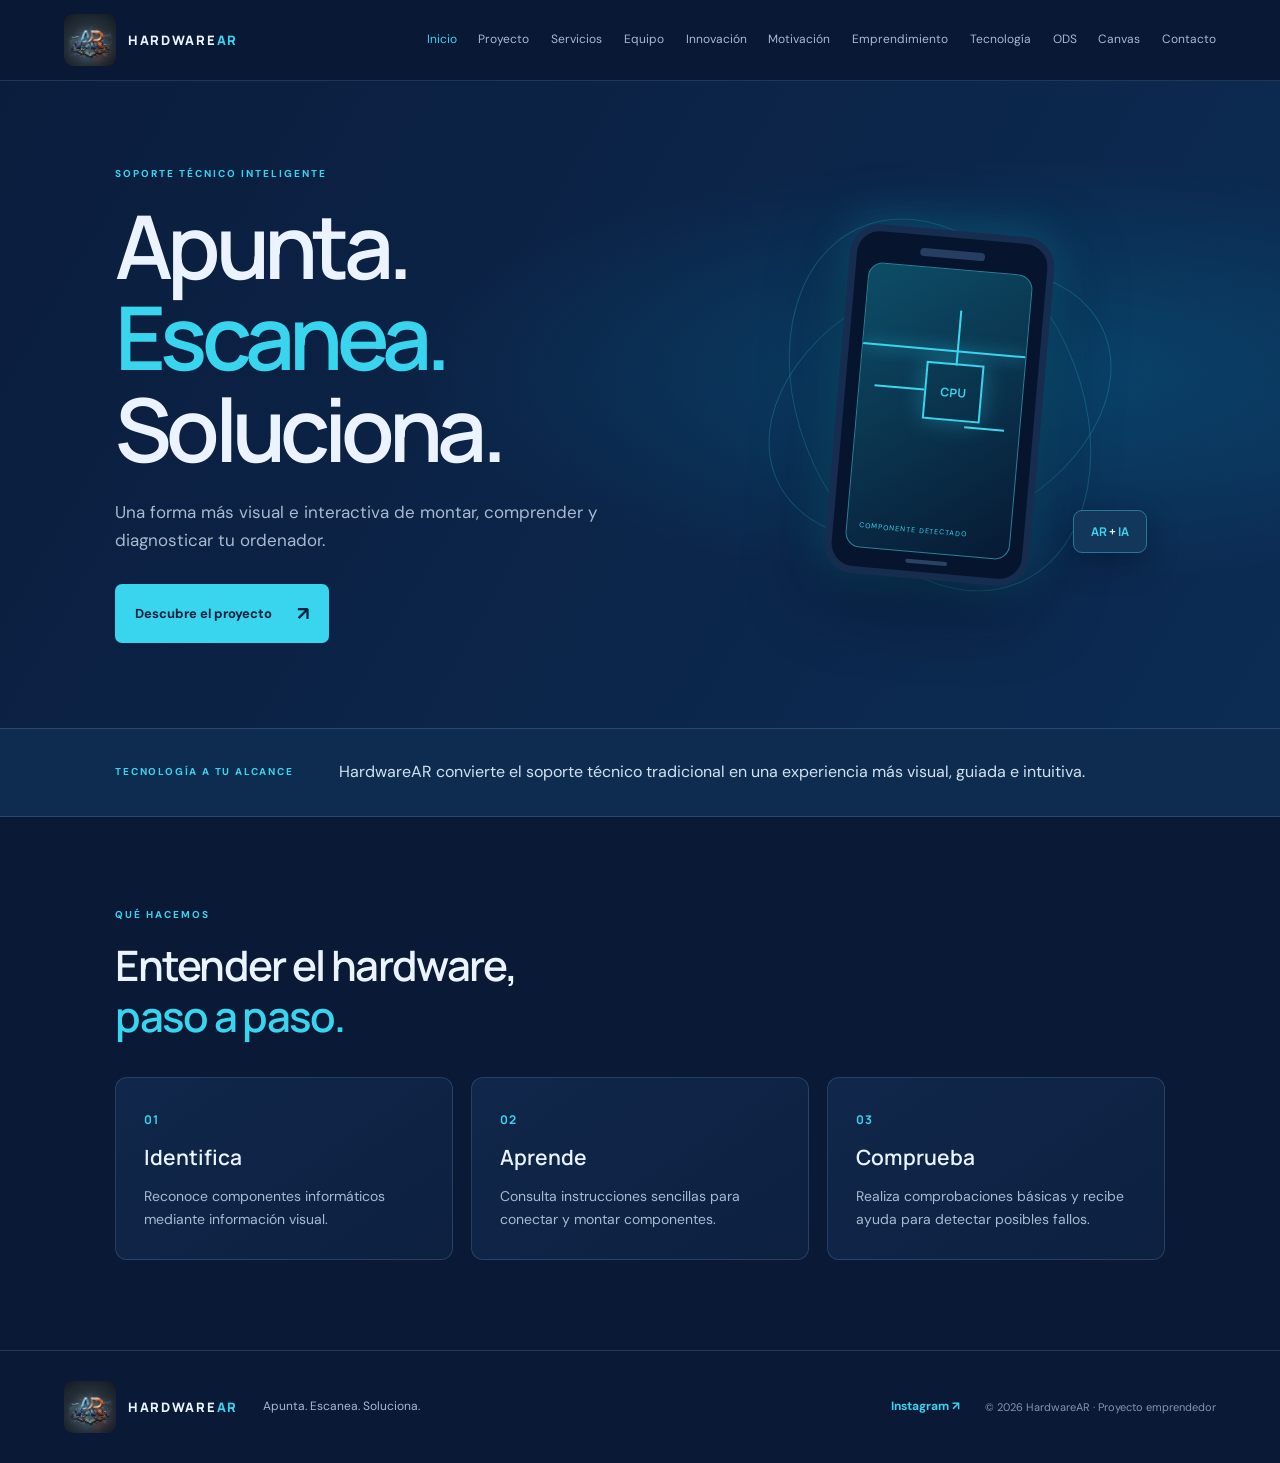
<file: index.html>
<!doctype html>
<html lang="es">
<head>
<meta charset="utf-8"><meta name="viewport" content="width=device-width, initial-scale=1">
<meta name="description" content="HardwareAR: soporte técnico inteligente con inteligencia artificial y realidad aumentada.">
<title>Inicio | HardwareAR</title><link rel="stylesheet" href="styles.css">
</head>
<body>
<header class="site-header"><a class="brand" href="index.html"><img class="brand-logo" src="assets/logo-hardwarear.webp" alt="Logo de HardwareAR"><span>HARDWARE<span class="brand-accent">AR</span></span></a>
<button class="menu-toggle" aria-label="Abrir menú" aria-expanded="false">☰</button>
<nav class="nav"><a href="index.html" aria-current="page">Inicio</a>
<a href="proyecto.html">Proyecto</a>
<a href="servicios.html">Servicios</a>
<a href="equipo.html">Equipo</a>
<a href="innovacion.html">Innovación</a>
<a href="motivacion.html">Motivación</a>
<a href="emprendimiento.html">Emprendimiento</a>
<a href="tecnologia.html">Tecnología</a>
<a href="ods.html">ODS</a>
<a href="canvas.html">Canvas</a>
<a href="contacto.html">Contacto</a></nav></header>
<main>
<section class="hero">
  <div class="hero-copy">
    <span class="eyebrow">SOPORTE TÉCNICO INTELIGENTE</span>
    <h1>Apunta.<br><span>Escanea.</span><br>Soluciona.</h1>
    <p>Una forma más visual e interactiva de montar, comprender y diagnosticar tu ordenador.</p>
    <a class="button" href="proyecto.html">Descubre el proyecto <span>↗</span></a>
  </div>
  <div class="hero-art" aria-label="Ilustración tecnológica de HardwareAR">
    <div class="orbit orbit-one"></div><div class="orbit orbit-two"></div>
    <div class="device"><div class="device-top"></div><div class="screen">
      <div class="scan-line"></div><div class="chip">CPU</div><div class="circuit c1"></div><div class="circuit c2"></div><div class="circuit c3"></div>
      <span class="scan-label">COMPONENTE DETECTADO</span>
    </div><div class="device-home"></div></div>
    <div class="float-tag">AR <b>+</b> IA</div>
  </div>
</section>
<section class="intro-strip">
  <span>TECNOLOGÍA A TU ALCANCE</span><p>HardwareAR convierte el soporte técnico tradicional en una experiencia más visual, guiada e intuitiva.</p>
</section>
<section class="section">
  <div class="section-heading"><span class="eyebrow">QUÉ HACEMOS</span><h2>Entender el hardware,<br><span>paso a paso.</span></h2></div>
  <div class="cards three">
    <article class="card"><span class="card-number">01</span><h3>Identifica</h3><p>Reconoce componentes informáticos mediante información visual.</p></article>
    <article class="card"><span class="card-number">02</span><h3>Aprende</h3><p>Consulta instrucciones sencillas para conectar y montar componentes.</p></article>
    <article class="card"><span class="card-number">03</span><h3>Comprueba</h3><p>Realiza comprobaciones básicas y recibe ayuda para detectar posibles fallos.</p></article>
  </div>
</section>
</main>
<footer class="footer"><a class="brand" href="index.html"><img class="brand-logo" src="assets/logo-hardwarear.webp" alt="Logo de HardwareAR"><span>HARDWARE<span class="brand-accent">AR</span></span></a><p>Apunta. Escanea. Soluciona.</p><a class="footer-instagram" href="https://www.instagram.com/hardwarear_/?hl=es" target="_blank" rel="noopener noreferrer">Instagram ↗</a><small>© 2026 HardwareAR · Proyecto emprendedor</small></footer>
<script src="script.js"></script>
</body></html>
</file>
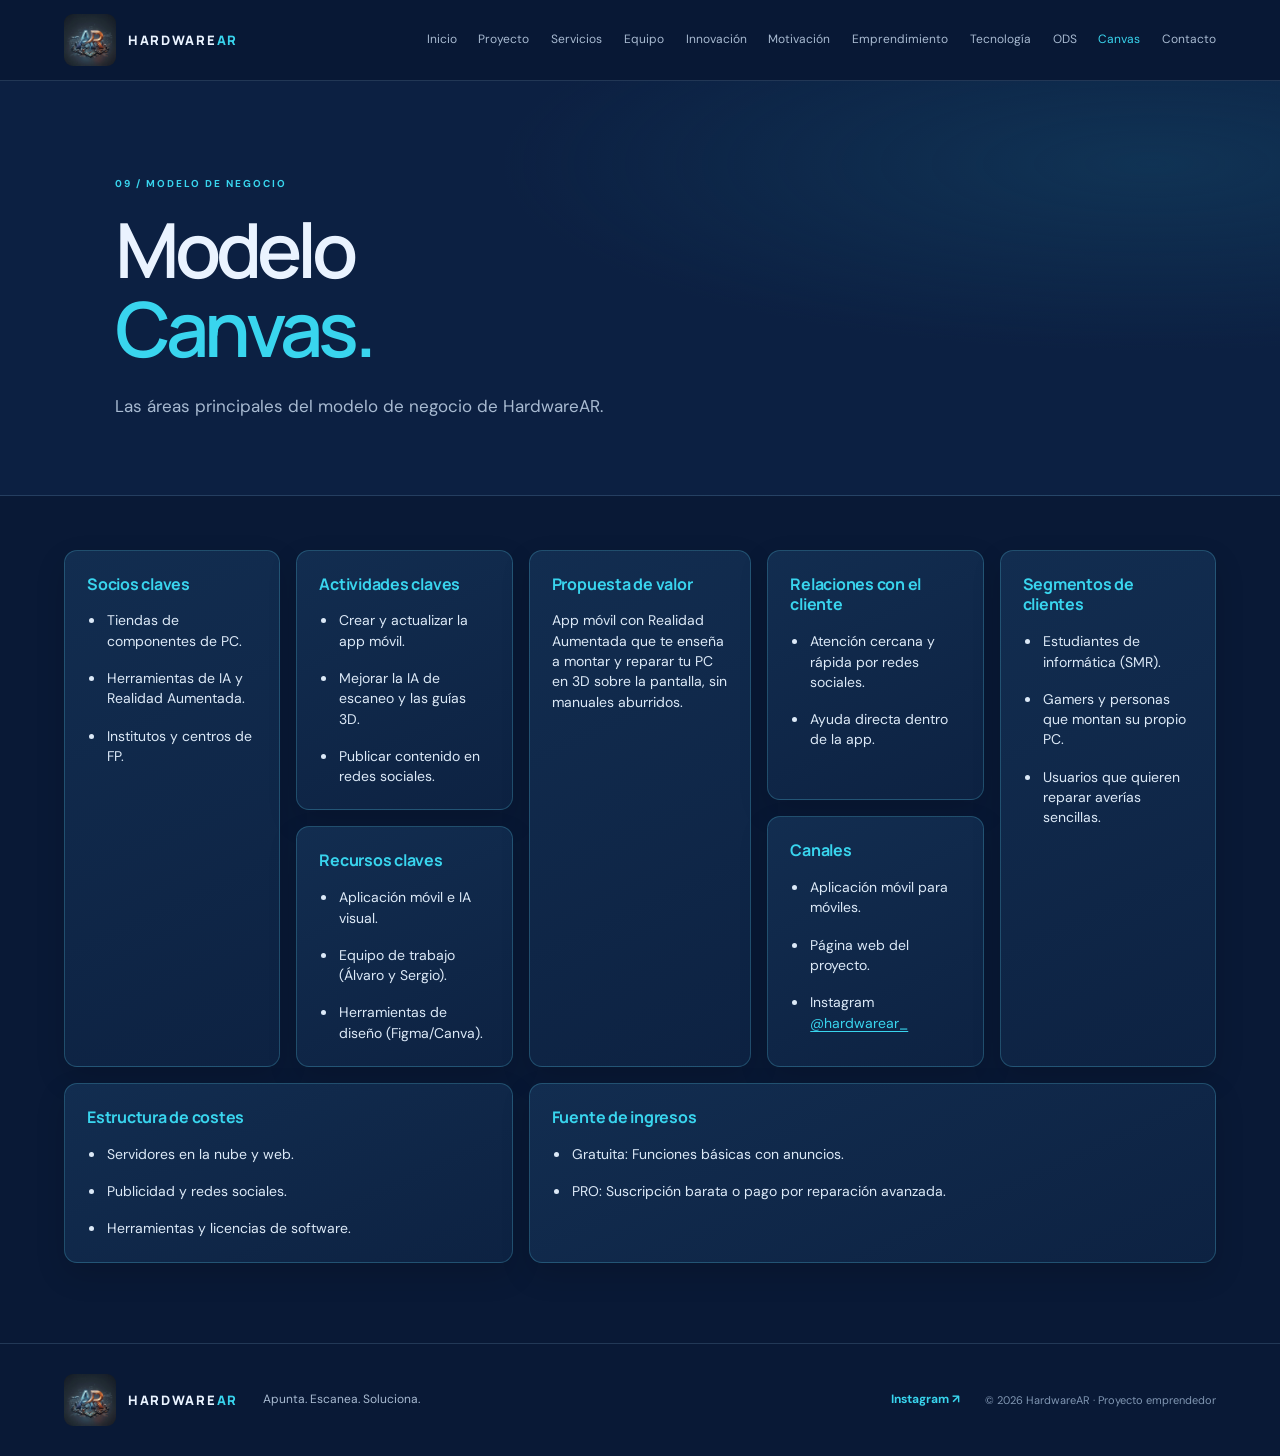
<file: canvas.html>
<!doctype html>
<html lang="es">
<head>
<meta charset="utf-8"><meta name="viewport" content="width=device-width, initial-scale=1">
<meta name="description" content="HardwareAR: soporte técnico inteligente con inteligencia artificial y realidad aumentada.">
<title>Modelo Canvas | HardwareAR</title><link rel="stylesheet" href="styles.css">
</head>
<body>
<header class="site-header"><a class="brand" href="index.html"><img class="brand-logo" src="assets/logo-hardwarear.webp" alt="Logo de HardwareAR"><span>HARDWARE<span class="brand-accent">AR</span></span></a>
<button class="menu-toggle" aria-label="Abrir menú" aria-expanded="false">☰</button>
<nav class="nav"><a href="index.html">Inicio</a>
<a href="proyecto.html">Proyecto</a>
<a href="servicios.html">Servicios</a>
<a href="equipo.html">Equipo</a>
<a href="innovacion.html">Innovación</a>
<a href="motivacion.html">Motivación</a>
<a href="emprendimiento.html">Emprendimiento</a>
<a href="tecnologia.html">Tecnología</a>
<a href="ods.html">ODS</a>
<a href="canvas.html" aria-current="page">Canvas</a>
<a href="contacto.html">Contacto</a></nav></header>
<main>
<header class="page-head"><span class="eyebrow">09 / MODELO DE NEGOCIO</span><h1>Modelo<br><span>Canvas.</span></h1><p>Las áreas principales del modelo de negocio de HardwareAR.</p></header>
<section class="canvas-section" aria-label="Modelo Canvas de HardwareAR">
  <div class="canvas-grid">
    <article class="canvas-card canvas-partners"><h2>Socios claves</h2><ul><li>Tiendas de componentes de PC.</li><li>Herramientas de IA y Realidad Aumentada.</li><li>Institutos y centros de FP.</li></ul></article>
    <div class="canvas-stack canvas-stack-activities">
      <article class="canvas-card canvas-activities"><h2>Actividades claves</h2><ul><li>Crear y actualizar la app móvil.</li><li>Mejorar la IA de escaneo y las guías 3D.</li><li>Publicar contenido en redes sociales.</li></ul></article>
      <article class="canvas-card canvas-resources"><h2>Recursos claves</h2><ul><li>Aplicación móvil e IA visual.</li><li>Equipo de trabajo (Álvaro y Sergio).</li><li>Herramientas de diseño (Figma/Canva).</li></ul></article>
    </div>
    <article class="canvas-card canvas-value"><h2>Propuesta de valor</h2><p>App móvil con Realidad Aumentada que te enseña a montar y reparar tu PC en 3D sobre la pantalla, sin manuales aburridos.</p></article>
    <div class="canvas-stack canvas-stack-customer">
      <article class="canvas-card canvas-relations"><h2>Relaciones con el cliente</h2><ul><li>Atención cercana y rápida por redes sociales.</li><li>Ayuda directa dentro de la app.</li></ul></article>
      <article class="canvas-card canvas-channels"><h2>Canales</h2><ul><li>Aplicación móvil para móviles.</li><li>Página web del proyecto.</li><li>Instagram <a href="https://www.instagram.com/hardwarear_/?hl=es" target="_blank" rel="noopener noreferrer">@hardwarear_</a></li></ul></article>
    </div>
    <article class="canvas-card canvas-segments"><h2>Segmentos de clientes</h2><ul><li>Estudiantes de informática (SMR).</li><li>Gamers y personas que montan su propio PC.</li><li>Usuarios que quieren reparar averías sencillas.</li></ul></article>
    <article class="canvas-card canvas-costs"><h2>Estructura de costes</h2><ul><li>Servidores en la nube y web.</li><li>Publicidad y redes sociales.</li><li>Herramientas y licencias de software.</li></ul></article>
    <article class="canvas-card canvas-income"><h2>Fuente de ingresos</h2><ul><li>Gratuita: Funciones básicas con anuncios.</li><li>PRO: Suscripción barata o pago por reparación avanzada.</li></ul></article>
  </div>
</section>
</main>
<footer class="footer"><a class="brand" href="index.html"><img class="brand-logo" src="assets/logo-hardwarear.webp" alt="Logo de HardwareAR"><span>HARDWARE<span class="brand-accent">AR</span></span></a><p>Apunta. Escanea. Soluciona.</p><a class="footer-instagram" href="https://www.instagram.com/hardwarear_/?hl=es" target="_blank" rel="noopener noreferrer">Instagram ↗</a><small>© 2026 HardwareAR · Proyecto emprendedor</small></footer>
<script src="script.js"></script>
</body></html>
</file>
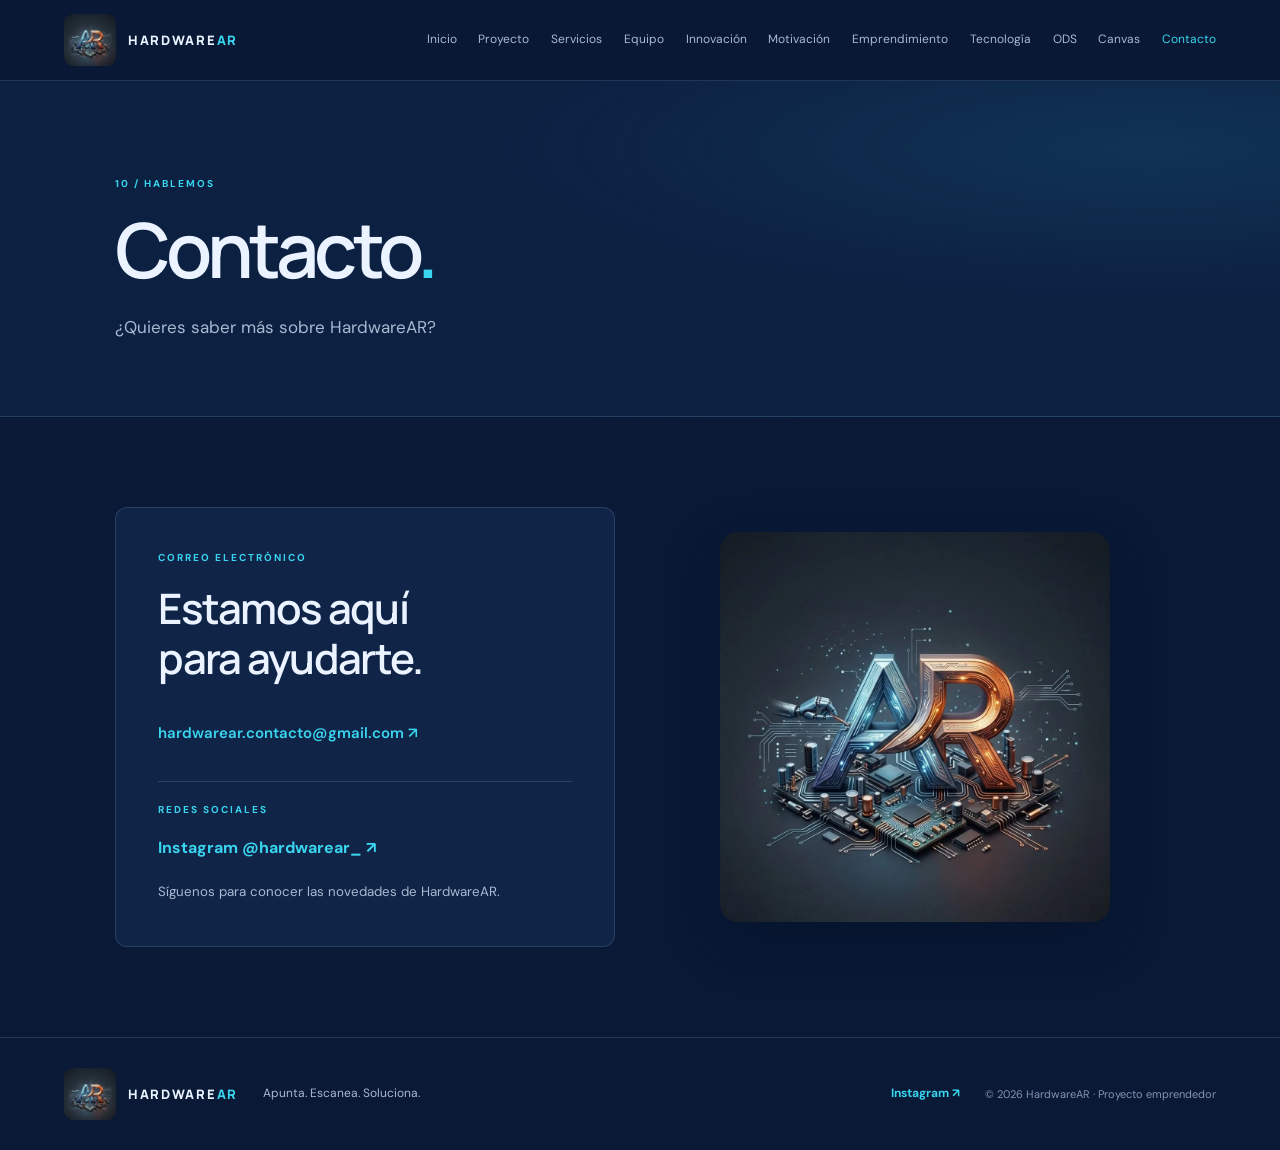
<file: contacto.html>
<!doctype html>
<html lang="es">
<head>
<meta charset="utf-8"><meta name="viewport" content="width=device-width, initial-scale=1">
<meta name="description" content="HardwareAR: soporte técnico inteligente con inteligencia artificial y realidad aumentada.">
<title>Contacto | HardwareAR</title><link rel="stylesheet" href="styles.css">
</head>
<body>
<header class="site-header"><a class="brand" href="index.html"><img class="brand-logo" src="assets/logo-hardwarear.webp" alt="Logo de HardwareAR"><span>HARDWARE<span class="brand-accent">AR</span></span></a>
<button class="menu-toggle" aria-label="Abrir menú" aria-expanded="false">☰</button>
<nav class="nav"><a href="index.html">Inicio</a>
<a href="proyecto.html">Proyecto</a>
<a href="servicios.html">Servicios</a>
<a href="equipo.html">Equipo</a>
<a href="innovacion.html">Innovación</a>
<a href="motivacion.html">Motivación</a>
<a href="emprendimiento.html">Emprendimiento</a>
<a href="tecnologia.html">Tecnología</a>
<a href="ods.html">ODS</a>
<a href="canvas.html">Canvas</a>
<a href="contacto.html" aria-current="page">Contacto</a></nav></header>
<main>
<header class="page-head"><span class="eyebrow">10 / HABLEMOS</span><h1>Contacto<span>.</span></h1><p>¿Quieres saber más sobre HardwareAR?</p></header>
<section class="section contact-layout"><div class="contact-card"><span class="eyebrow">CORREO ELECTRÓNICO</span><h2>Estamos aquí<br>para ayudarte.</h2><a class="email" href="mailto:hardwarear.contacto@gmail.com">hardwarear.contacto@gmail.com ↗</a><div class="contact-social"><span class="eyebrow">REDES SOCIALES</span><p><a class="instagram-link" href="https://www.instagram.com/hardwarear_/?hl=es" target="_blank" rel="noopener noreferrer">Instagram @hardwarear_ ↗</a></p><small>Síguenos para conocer las novedades de HardwareAR.</small></div></div><img class="contact-logo" src="assets/logo-hardwarear.webp" alt="Logo de HardwareAR"></section>
</main>
<footer class="footer"><a class="brand" href="index.html"><img class="brand-logo" src="assets/logo-hardwarear.webp" alt="Logo de HardwareAR"><span>HARDWARE<span class="brand-accent">AR</span></span></a><p>Apunta. Escanea. Soluciona.</p><a class="footer-instagram" href="https://www.instagram.com/hardwarear_/?hl=es" target="_blank" rel="noopener noreferrer">Instagram ↗</a><small>© 2026 HardwareAR · Proyecto emprendedor</small></footer>
<script src="script.js"></script>
</body></html>
</file>
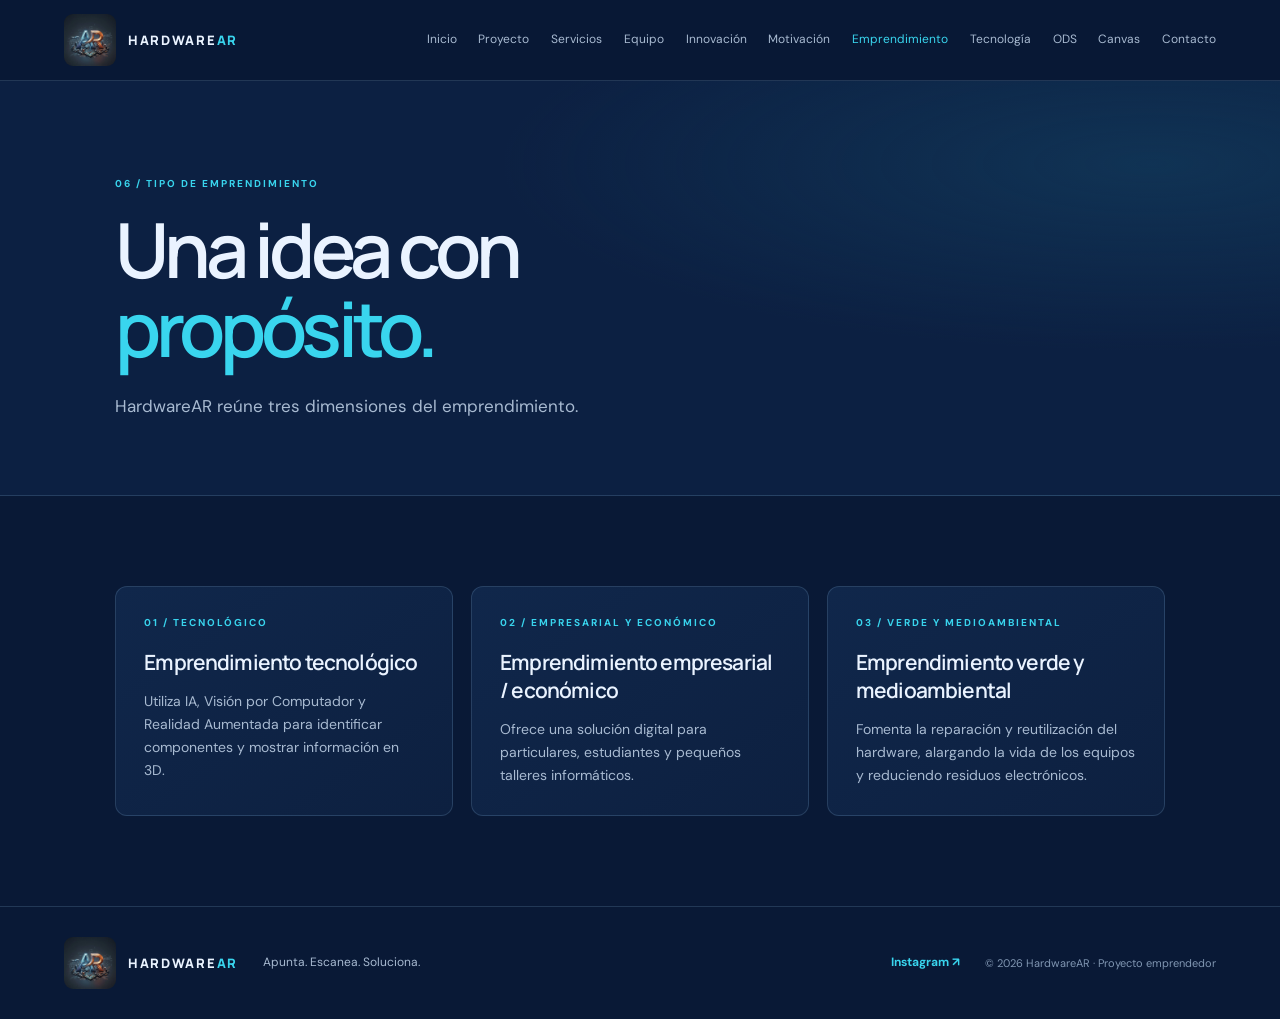
<file: emprendimiento.html>
<!doctype html>
<html lang="es">
<head>
<meta charset="utf-8"><meta name="viewport" content="width=device-width, initial-scale=1">
<meta name="description" content="HardwareAR: soporte técnico inteligente con inteligencia artificial y realidad aumentada.">
<title>Emprendimiento | HardwareAR</title><link rel="stylesheet" href="styles.css">
</head>
<body>
<header class="site-header"><a class="brand" href="index.html"><img class="brand-logo" src="assets/logo-hardwarear.webp" alt="Logo de HardwareAR"><span>HARDWARE<span class="brand-accent">AR</span></span></a>
<button class="menu-toggle" aria-label="Abrir menú" aria-expanded="false">☰</button>
<nav class="nav"><a href="index.html">Inicio</a>
<a href="proyecto.html">Proyecto</a>
<a href="servicios.html">Servicios</a>
<a href="equipo.html">Equipo</a>
<a href="innovacion.html">Innovación</a>
<a href="motivacion.html">Motivación</a>
<a href="emprendimiento.html" aria-current="page">Emprendimiento</a>
<a href="tecnologia.html">Tecnología</a>
<a href="ods.html">ODS</a>
<a href="canvas.html">Canvas</a>
<a href="contacto.html">Contacto</a></nav></header>
<main>
<header class="page-head"><span class="eyebrow">06 / TIPO DE EMPRENDIMIENTO</span><h1>Una idea con<br><span>propósito.</span></h1><p>HardwareAR reúne tres dimensiones del emprendimiento.</p></header>
<section class="section"><div class="cards three">
<article class="card"><span class="eyebrow">01 / TECNOLÓGICO</span><h2>Emprendimiento tecnológico</h2><p>Utiliza IA, Visión por Computador y Realidad Aumentada para identificar componentes y mostrar información en 3D.</p></article>
<article class="card"><span class="eyebrow">02 / EMPRESARIAL Y ECONÓMICO</span><h2>Emprendimiento empresarial / económico</h2><p>Ofrece una solución digital para particulares, estudiantes y pequeños talleres informáticos.</p></article>
<article class="card"><span class="eyebrow">03 / VERDE Y MEDIOAMBIENTAL</span><h2>Emprendimiento verde y medioambiental</h2><p>Fomenta la reparación y reutilización del hardware, alargando la vida de los equipos y reduciendo residuos electrónicos.</p></article>
</div></section></main>
<footer class="footer"><a class="brand" href="index.html"><img class="brand-logo" src="assets/logo-hardwarear.webp" alt="Logo de HardwareAR"><span>HARDWARE<span class="brand-accent">AR</span></span></a><p>Apunta. Escanea. Soluciona.</p><a class="footer-instagram" href="https://www.instagram.com/hardwarear_/?hl=es" target="_blank" rel="noopener noreferrer">Instagram ↗</a><small>© 2026 HardwareAR · Proyecto emprendedor</small></footer>
<script src="script.js"></script>
</body></html>
</file>
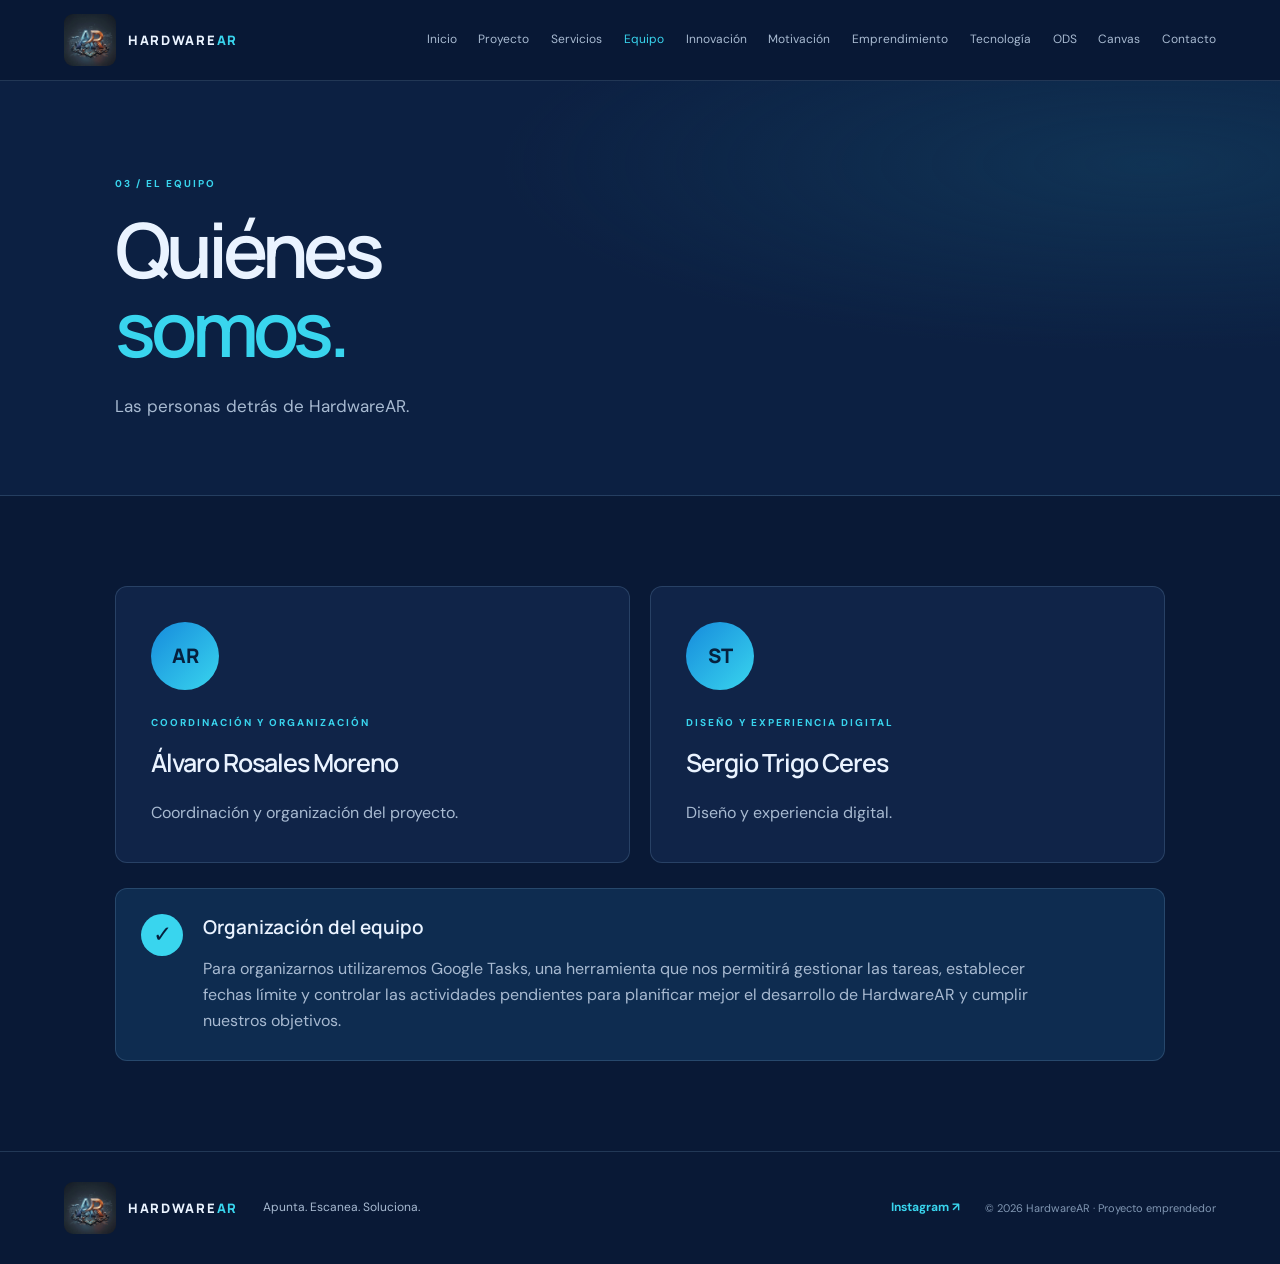
<file: equipo.html>
<!doctype html>
<html lang="es">
<head>
<meta charset="utf-8"><meta name="viewport" content="width=device-width, initial-scale=1">
<meta name="description" content="HardwareAR: soporte técnico inteligente con inteligencia artificial y realidad aumentada.">
<title>Quiénes somos | HardwareAR</title><link rel="stylesheet" href="styles.css">
</head>
<body>
<header class="site-header"><a class="brand" href="index.html"><img class="brand-logo" src="assets/logo-hardwarear.webp" alt="Logo de HardwareAR"><span>HARDWARE<span class="brand-accent">AR</span></span></a>
<button class="menu-toggle" aria-label="Abrir menú" aria-expanded="false">☰</button>
<nav class="nav"><a href="index.html">Inicio</a>
<a href="proyecto.html">Proyecto</a>
<a href="servicios.html">Servicios</a>
<a href="equipo.html" aria-current="page">Equipo</a>
<a href="innovacion.html">Innovación</a>
<a href="motivacion.html">Motivación</a>
<a href="emprendimiento.html">Emprendimiento</a>
<a href="tecnologia.html">Tecnología</a>
<a href="ods.html">ODS</a>
<a href="canvas.html">Canvas</a>
<a href="contacto.html">Contacto</a></nav></header>
<main>
<header class="page-head"><span class="eyebrow">03 / EL EQUIPO</span><h1>Quiénes<br><span>somos.</span></h1><p>Las personas detrás de HardwareAR.</p></header>
<section class="section"><div class="team-grid">
<article class="team-card"><div class="avatar">AR</div><span class="eyebrow">COORDINACIÓN Y ORGANIZACIÓN</span><h2>Álvaro Rosales Moreno</h2><p>Coordinación y organización del proyecto.</p></article>
<article class="team-card"><div class="avatar">ST</div><span class="eyebrow">DISEÑO Y EXPERIENCIA DIGITAL</span><h2>Sergio Trigo Ceres</h2><p>Diseño y experiencia digital.</p></article>
</div>
<div class="tool-note"><span class="tool-icon">✓</span><div><h3>Organización del equipo</h3><p>Para organizarnos utilizaremos Google Tasks, una herramienta que nos permitirá gestionar las tareas, establecer fechas límite y controlar las actividades pendientes para planificar mejor el desarrollo de HardwareAR y cumplir nuestros objetivos.</p></div></div></section>
</main>
<footer class="footer"><a class="brand" href="index.html"><img class="brand-logo" src="assets/logo-hardwarear.webp" alt="Logo de HardwareAR"><span>HARDWARE<span class="brand-accent">AR</span></span></a><p>Apunta. Escanea. Soluciona.</p><a class="footer-instagram" href="https://www.instagram.com/hardwarear_/?hl=es" target="_blank" rel="noopener noreferrer">Instagram ↗</a><small>© 2026 HardwareAR · Proyecto emprendedor</small></footer>
<script src="script.js"></script>
</body></html>
</file>
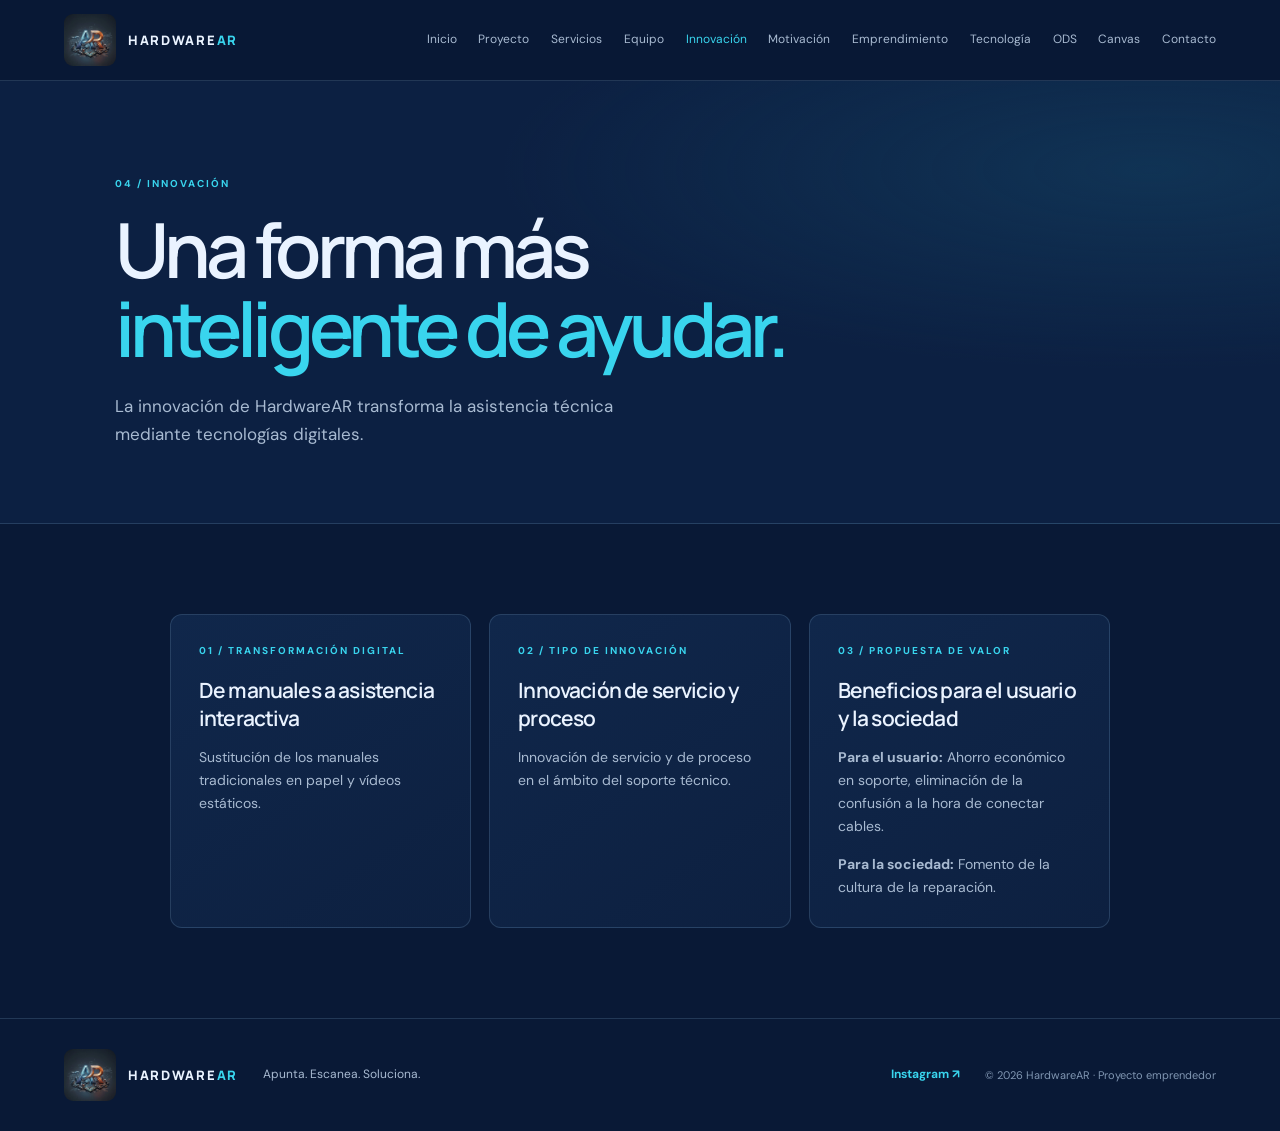
<file: innovacion.html>
<!doctype html>
<html lang="es">
<head>
<meta charset="utf-8"><meta name="viewport" content="width=device-width, initial-scale=1">
<meta name="description" content="HardwareAR: soporte técnico inteligente con inteligencia artificial y realidad aumentada.">
<title>Innovación | HardwareAR</title><link rel="stylesheet" href="styles.css">
</head>
<body>
<header class="site-header"><a class="brand" href="index.html"><img class="brand-logo" src="assets/logo-hardwarear.webp" alt="Logo de HardwareAR"><span>HARDWARE<span class="brand-accent">AR</span></span></a>
<button class="menu-toggle" aria-label="Abrir menú" aria-expanded="false">☰</button>
<nav class="nav"><a href="index.html">Inicio</a>
<a href="proyecto.html">Proyecto</a>
<a href="servicios.html">Servicios</a>
<a href="equipo.html">Equipo</a>
<a href="innovacion.html" aria-current="page">Innovación</a>
<a href="motivacion.html">Motivación</a>
<a href="emprendimiento.html">Emprendimiento</a>
<a href="tecnologia.html">Tecnología</a>
<a href="ods.html">ODS</a>
<a href="canvas.html">Canvas</a>
<a href="contacto.html">Contacto</a></nav></header>
<main>
<header class="page-head"><span class="eyebrow">04 / INNOVACIÓN</span><h1>Una forma más<br><span>inteligente de ayudar.</span></h1><p>La innovación de HardwareAR transforma la asistencia técnica mediante tecnologías digitales.</p></header>
<section class="section narrow">
<div class="cards three">
<article class="card"><span class="eyebrow">01 / TRANSFORMACIÓN DIGITAL</span><h2>De manuales a asistencia interactiva</h2><p>Sustitución de los manuales tradicionales en papel y vídeos estáticos.</p></article>
<article class="card"><span class="eyebrow">02 / TIPO DE INNOVACIÓN</span><h2>Innovación de servicio y proceso</h2><p>Innovación de servicio y de proceso en el ámbito del soporte técnico.</p></article>
<article class="card"><span class="eyebrow">03 / PROPUESTA DE VALOR</span><h2>Beneficios para el usuario y la sociedad</h2><p><b>Para el usuario:</b> Ahorro económico en soporte, eliminación de la confusión a la hora de conectar cables.</p><p><b>Para la sociedad:</b> Fomento de la cultura de la reparación.</p></article>
</div></section></main>
<footer class="footer"><a class="brand" href="index.html"><img class="brand-logo" src="assets/logo-hardwarear.webp" alt="Logo de HardwareAR"><span>HARDWARE<span class="brand-accent">AR</span></span></a><p>Apunta. Escanea. Soluciona.</p><a class="footer-instagram" href="https://www.instagram.com/hardwarear_/?hl=es" target="_blank" rel="noopener noreferrer">Instagram ↗</a><small>© 2026 HardwareAR · Proyecto emprendedor</small></footer>
<script src="script.js"></script>
</body></html>
</file>
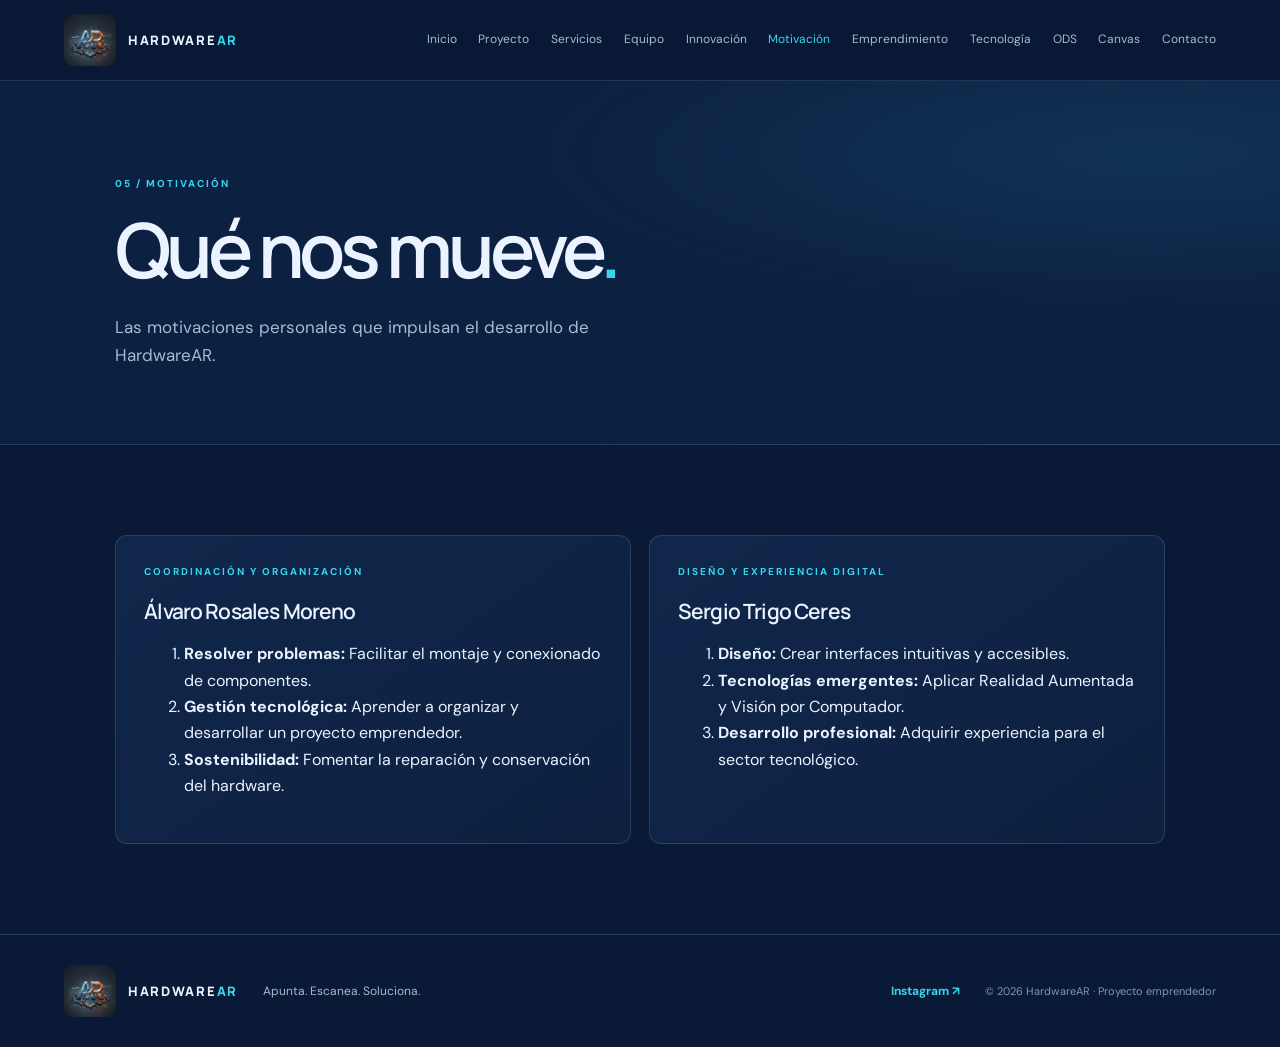
<file: motivacion.html>
<!doctype html>
<html lang="es">
<head>
<meta charset="utf-8"><meta name="viewport" content="width=device-width, initial-scale=1">
<meta name="description" content="HardwareAR: soporte técnico inteligente con inteligencia artificial y realidad aumentada.">
<title>Motivación | HardwareAR</title><link rel="stylesheet" href="styles.css">
</head>
<body>
<header class="site-header"><a class="brand" href="index.html"><img class="brand-logo" src="assets/logo-hardwarear.webp" alt="Logo de HardwareAR"><span>HARDWARE<span class="brand-accent">AR</span></span></a>
<button class="menu-toggle" aria-label="Abrir menú" aria-expanded="false">☰</button>
<nav class="nav"><a href="index.html">Inicio</a>
<a href="proyecto.html">Proyecto</a>
<a href="servicios.html">Servicios</a>
<a href="equipo.html">Equipo</a>
<a href="innovacion.html">Innovación</a>
<a href="motivacion.html" aria-current="page">Motivación</a>
<a href="emprendimiento.html">Emprendimiento</a>
<a href="tecnologia.html">Tecnología</a>
<a href="ods.html">ODS</a>
<a href="canvas.html">Canvas</a>
<a href="contacto.html">Contacto</a></nav></header>
<main>
<header class="page-head"><span class="eyebrow">05 / MOTIVACIÓN</span><h1>Qué nos mueve<span>.</span></h1><p>Las motivaciones personales que impulsan el desarrollo de HardwareAR.</p></header>
<section class="section"><div class="cards two">
<article class="card"><span class="eyebrow">COORDINACIÓN Y ORGANIZACIÓN</span><h2>Álvaro Rosales Moreno</h2><ol><li><b>Resolver problemas:</b> Facilitar el montaje y conexionado de componentes.</li><li><b>Gestión tecnológica:</b> Aprender a organizar y desarrollar un proyecto emprendedor.</li><li><b>Sostenibilidad:</b> Fomentar la reparación y conservación del hardware.</li></ol></article>
<article class="card"><span class="eyebrow">DISEÑO Y EXPERIENCIA DIGITAL</span><h2>Sergio Trigo Ceres</h2><ol><li><b>Diseño:</b> Crear interfaces intuitivas y accesibles.</li><li><b>Tecnologías emergentes:</b> Aplicar Realidad Aumentada y Visión por Computador.</li><li><b>Desarrollo profesional:</b> Adquirir experiencia para el sector tecnológico.</li></ol></article>
</div></section></main>
<footer class="footer"><a class="brand" href="index.html"><img class="brand-logo" src="assets/logo-hardwarear.webp" alt="Logo de HardwareAR"><span>HARDWARE<span class="brand-accent">AR</span></span></a><p>Apunta. Escanea. Soluciona.</p><a class="footer-instagram" href="https://www.instagram.com/hardwarear_/?hl=es" target="_blank" rel="noopener noreferrer">Instagram ↗</a><small>© 2026 HardwareAR · Proyecto emprendedor</small></footer>
<script src="script.js"></script>
</body></html>
</file>
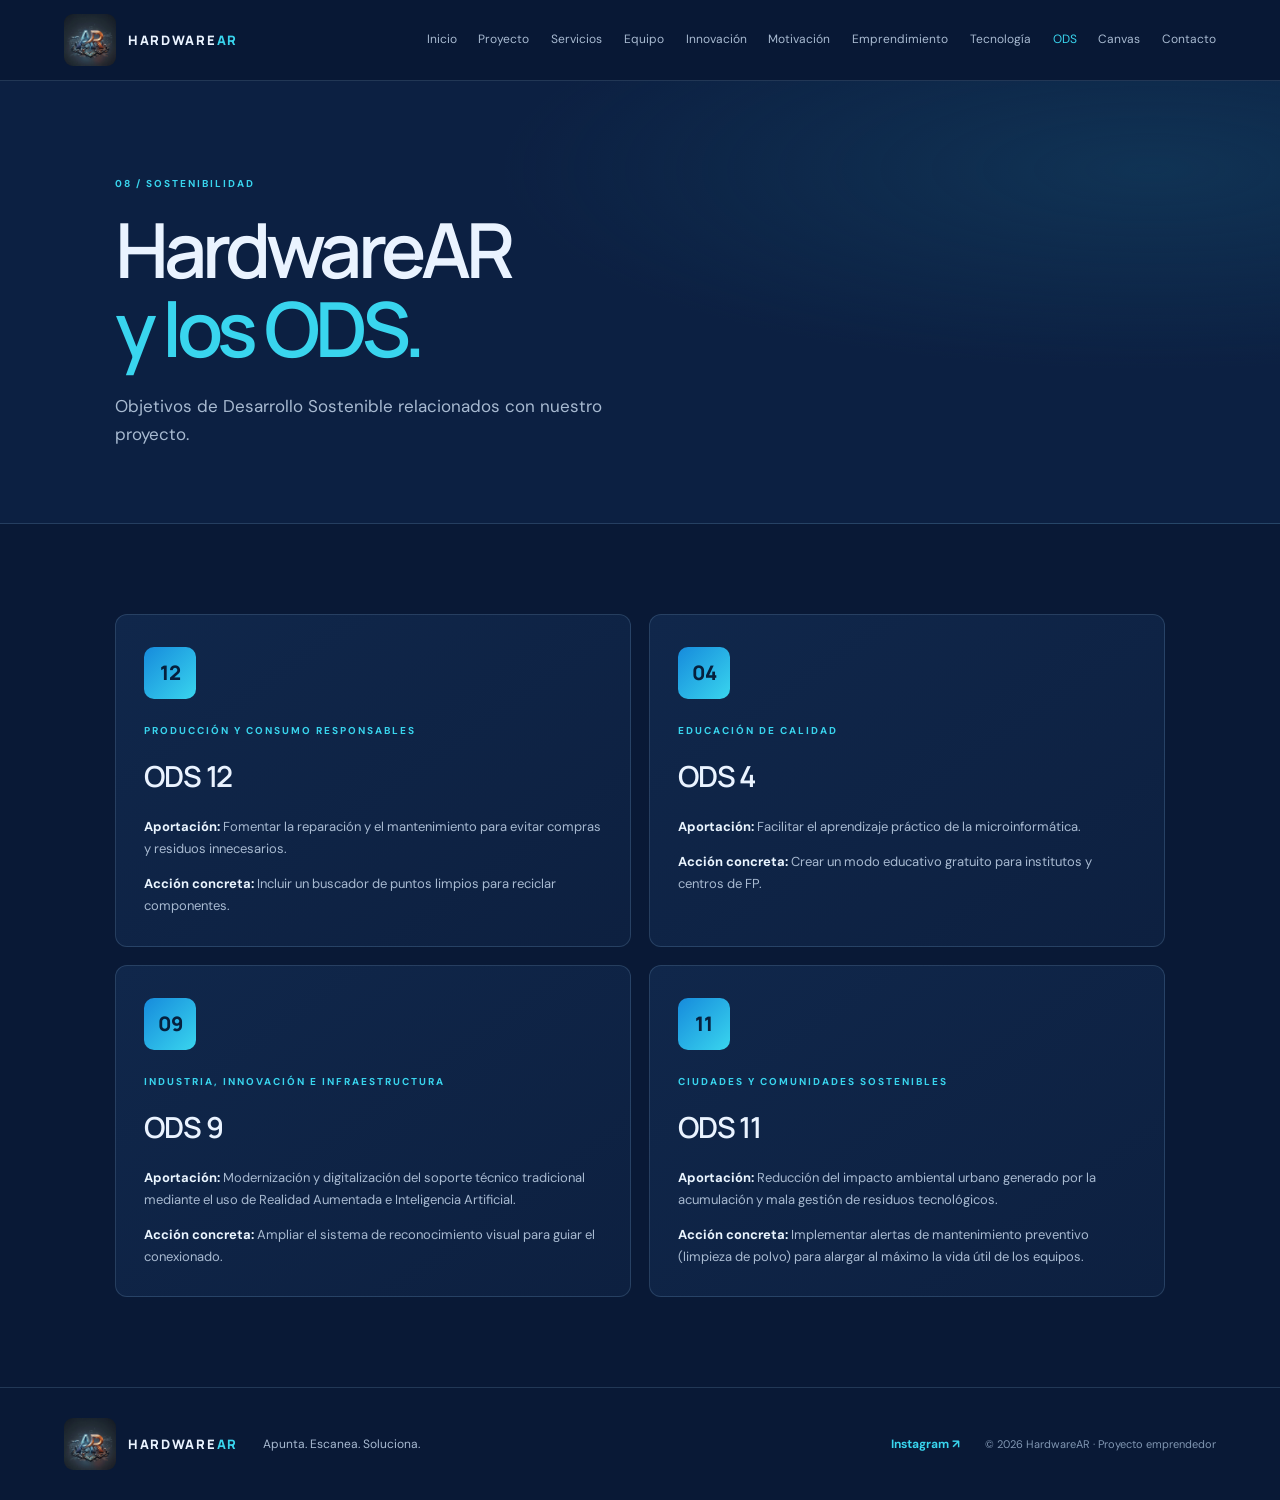
<file: ods.html>
<!doctype html>
<html lang="es">
<head>
<meta charset="utf-8"><meta name="viewport" content="width=device-width, initial-scale=1">
<meta name="description" content="HardwareAR y su contribución potencial a los Objetivos de Desarrollo Sostenible.">
<title>ODS | HardwareAR</title><link rel="stylesheet" href="styles.css">
</head>
<body>
<header class="site-header"><a class="brand" href="index.html"><img class="brand-logo" src="assets/logo-hardwarear.webp" alt="Logo de HardwareAR"><span>HARDWARE<span class="brand-accent">AR</span></span></a>
<button class="menu-toggle" aria-label="Abrir menú" aria-expanded="false">☰</button>
<nav class="nav">
<a href="index.html">Inicio</a><a href="proyecto.html">Proyecto</a><a href="servicios.html">Servicios</a><a href="equipo.html">Equipo</a><a href="innovacion.html">Innovación</a><a href="motivacion.html">Motivación</a><a href="emprendimiento.html">Emprendimiento</a><a href="tecnologia.html">Tecnología</a><a href="ods.html" aria-current="page">ODS</a><a href="canvas.html">Canvas</a><a href="contacto.html">Contacto</a>
</nav></header>
<main>
<header class="page-head"><span class="eyebrow">08 / SOSTENIBILIDAD</span><h1>HardwareAR<br><span>y los ODS.</span></h1><p>Objetivos de Desarrollo Sostenible relacionados con nuestro proyecto.</p></header>
<section class="section">
<div class="cards two">
<article class="card ods-card"><div class="ods-number">12</div><span class="eyebrow">PRODUCCIÓN Y CONSUMO RESPONSABLES</span><h2>ODS 12</h2><p><b>Aportación:</b> Fomentar la reparación y el mantenimiento para evitar compras y residuos innecesarios.</p><p><b>Acción concreta:</b> Incluir un buscador de puntos limpios para reciclar componentes.</p></article>
<article class="card ods-card"><div class="ods-number">04</div><span class="eyebrow">EDUCACIÓN DE CALIDAD</span><h2>ODS 4</h2><p><b>Aportación:</b> Facilitar el aprendizaje práctico de la microinformática.</p><p><b>Acción concreta:</b> Crear un modo educativo gratuito para institutos y centros de FP.</p></article>
<article class="card ods-card"><div class="ods-number">09</div><span class="eyebrow">INDUSTRIA, INNOVACIÓN E INFRAESTRUCTURA</span><h2>ODS 9</h2><p><b>Aportación:</b> Modernización y digitalización del soporte técnico tradicional mediante el uso de Realidad Aumentada e Inteligencia Artificial.</p><p><b>Acción concreta:</b> Ampliar el sistema de reconocimiento visual para guiar el conexionado.</p></article>
<article class="card ods-card"><div class="ods-number">11</div><span class="eyebrow">CIUDADES Y COMUNIDADES SOSTENIBLES</span><h2>ODS 11</h2><p><b>Aportación:</b> Reducción del impacto ambiental urbano generado por la acumulación y mala gestión de residuos tecnológicos.</p><p><b>Acción concreta:</b> Implementar alertas de mantenimiento preventivo (limpieza de polvo) para alargar al máximo la vida útil de los equipos.</p></article>
</div>
</section></main>
<footer class="footer"><a class="brand" href="index.html"><img class="brand-logo" src="assets/logo-hardwarear.webp" alt="Logo de HardwareAR"><span>HARDWARE<span class="brand-accent">AR</span></span></a><p>Apunta. Escanea. Soluciona.</p><a class="footer-instagram" href="https://www.instagram.com/hardwarear_/?hl=es" target="_blank" rel="noopener noreferrer">Instagram ↗</a><small>© 2026 HardwareAR · Proyecto emprendedor</small></footer>
<script src="script.js"></script>
</body></html>
</file>
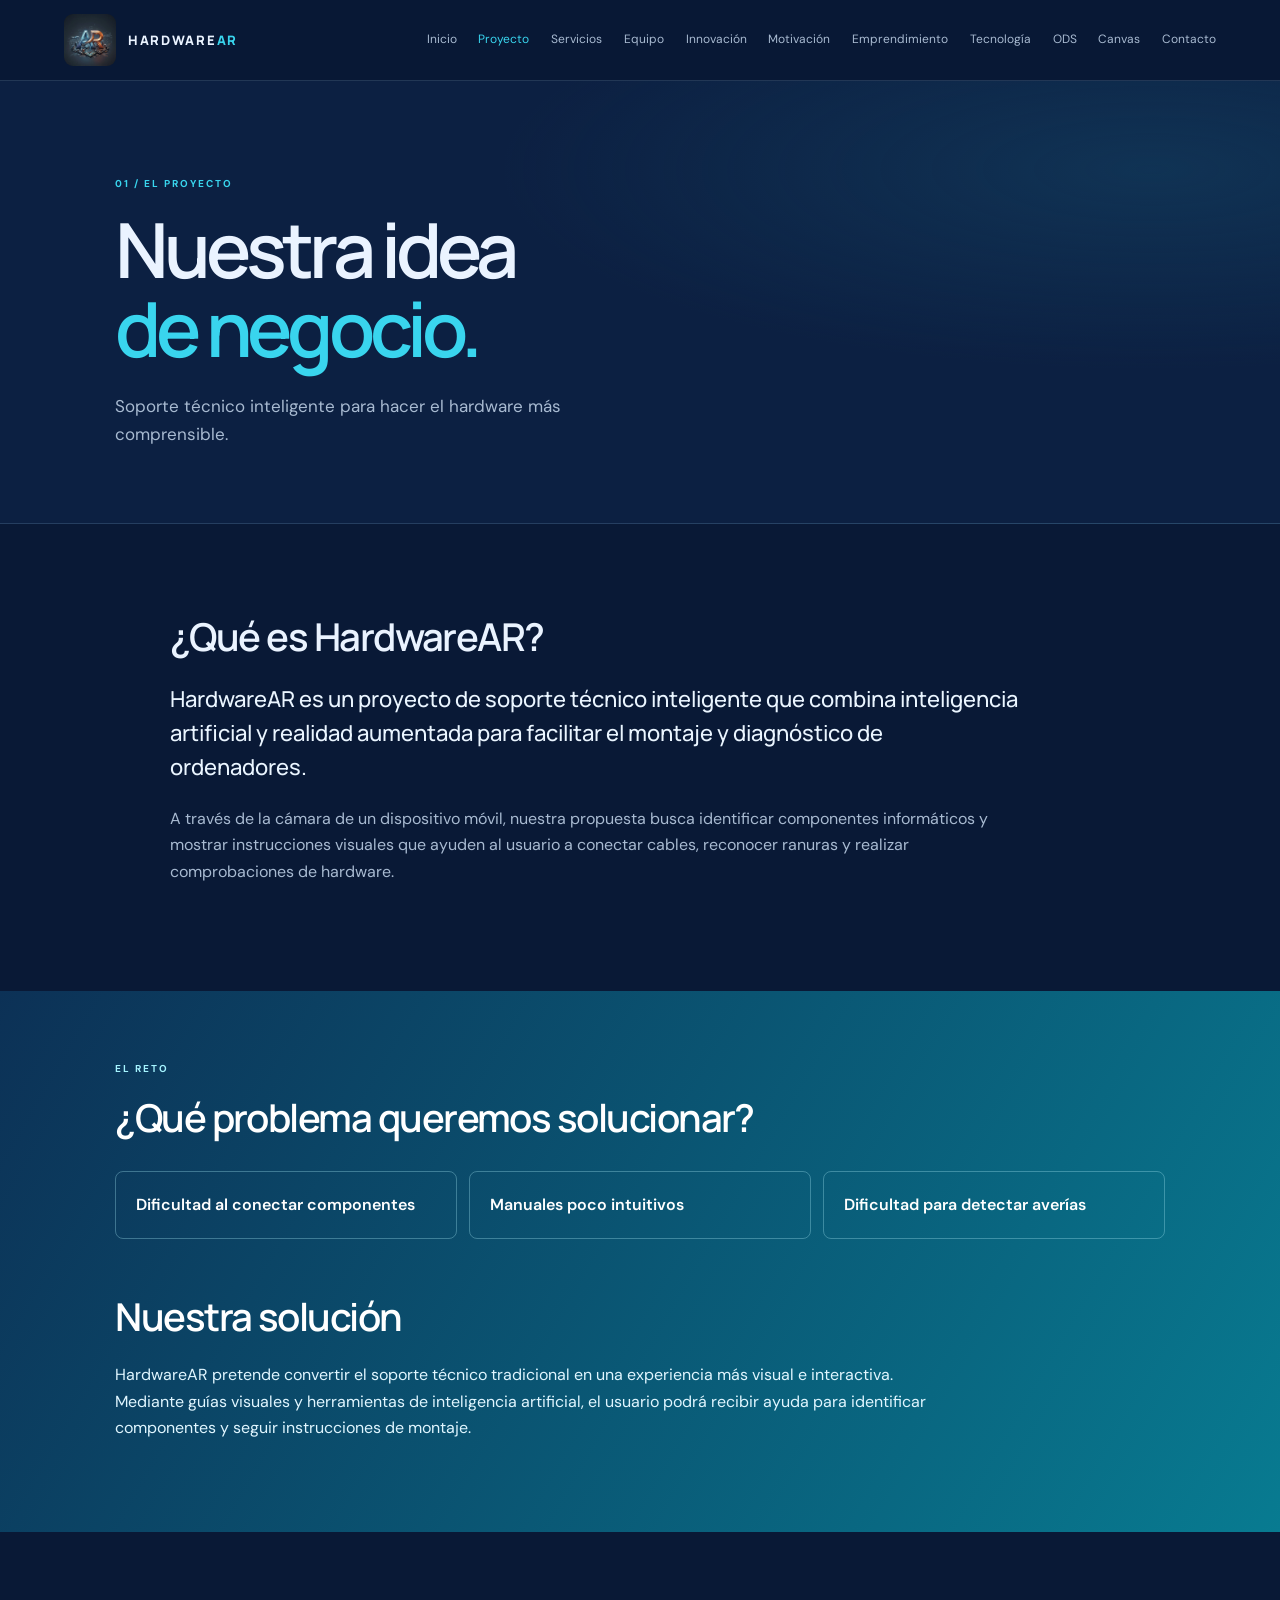
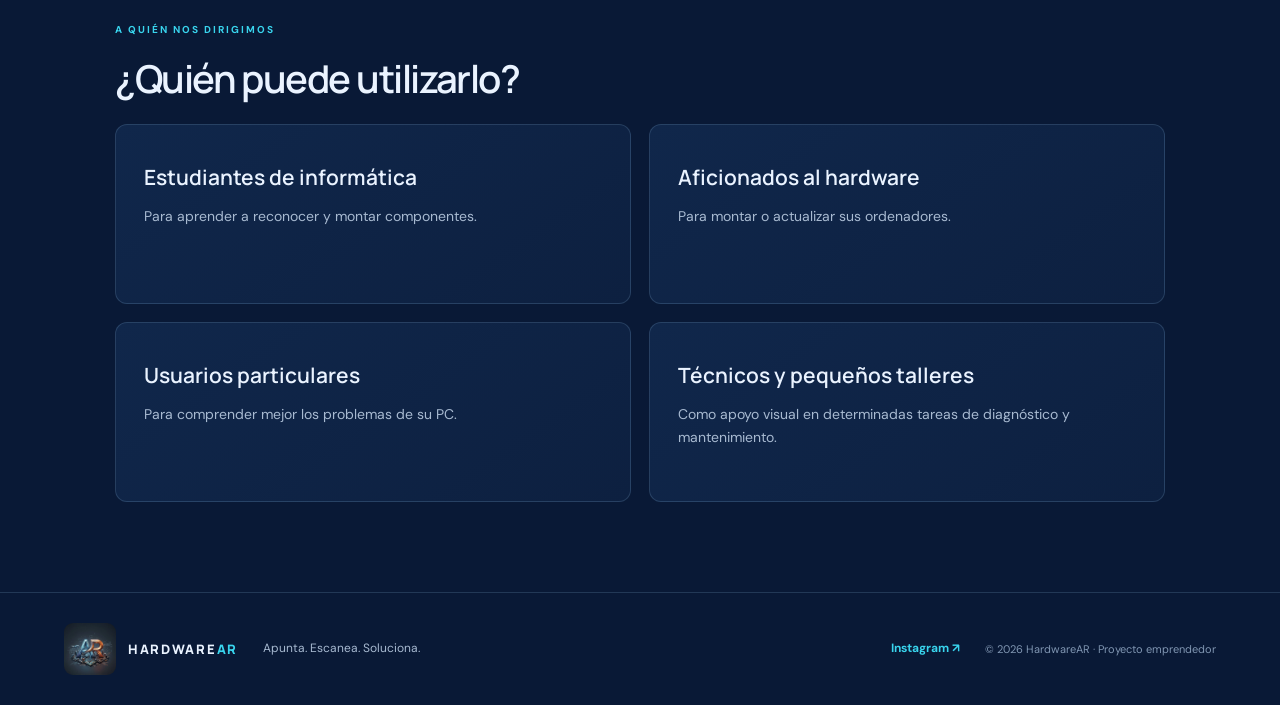
<file: proyecto.html>
<!doctype html>
<html lang="es">
<head>
<meta charset="utf-8"><meta name="viewport" content="width=device-width, initial-scale=1">
<meta name="description" content="HardwareAR: soporte técnico inteligente con inteligencia artificial y realidad aumentada.">
<title>Proyecto | HardwareAR</title><link rel="stylesheet" href="styles.css">
</head>
<body>
<header class="site-header"><a class="brand" href="index.html"><img class="brand-logo" src="assets/logo-hardwarear.webp" alt="Logo de HardwareAR"><span>HARDWARE<span class="brand-accent">AR</span></span></a>
<button class="menu-toggle" aria-label="Abrir menú" aria-expanded="false">☰</button>
<nav class="nav"><a href="index.html">Inicio</a>
<a href="proyecto.html" aria-current="page">Proyecto</a>
<a href="servicios.html">Servicios</a>
<a href="equipo.html">Equipo</a>
<a href="innovacion.html">Innovación</a>
<a href="motivacion.html">Motivación</a>
<a href="emprendimiento.html">Emprendimiento</a>
<a href="tecnologia.html">Tecnología</a>
<a href="ods.html">ODS</a>
<a href="canvas.html">Canvas</a>
<a href="contacto.html">Contacto</a></nav></header>
<main>
<header class="page-head"><span class="eyebrow">01 / EL PROYECTO</span><h1>Nuestra idea<br><span>de negocio.</span></h1><p>Soporte técnico inteligente para hacer el hardware más comprensible.</p></header>
<section class="section narrow"><h2>¿Qué es HardwareAR?</h2><p class="lead">HardwareAR es un proyecto de soporte técnico inteligente que combina inteligencia artificial y realidad aumentada para facilitar el montaje y diagnóstico de ordenadores.</p><p>A través de la cámara de un dispositivo móvil, nuestra propuesta busca identificar componentes informáticos y mostrar instrucciones visuales que ayuden al usuario a conectar cables, reconocer ranuras y realizar comprobaciones de hardware.</p></section>
<section class="section gradient-panel"><span class="eyebrow">EL RETO</span><h2>¿Qué problema queremos solucionar?</h2><div class="problem-grid"><div class="problem">Dificultad al conectar componentes</div><div class="problem">Manuales poco intuitivos</div><div class="problem">Dificultad para detectar averías</div></div><h2 class="solution-title">Nuestra solución</h2><p>HardwareAR pretende convertir el soporte técnico tradicional en una experiencia más visual e interactiva. Mediante guías visuales y herramientas de inteligencia artificial, el usuario podrá recibir ayuda para identificar componentes y seguir instrucciones de montaje.</p></section>
<section class="section"><span class="eyebrow">A QUIÉN NOS DIRIGIMOS</span><h2>¿Quién puede utilizarlo?</h2><div class="cards two"><article class="card"><h3>Estudiantes de informática</h3><p>Para aprender a reconocer y montar componentes.</p></article><article class="card"><h3>Aficionados al hardware</h3><p>Para montar o actualizar sus ordenadores.</p></article><article class="card"><h3>Usuarios particulares</h3><p>Para comprender mejor los problemas de su PC.</p></article><article class="card"><h3>Técnicos y pequeños talleres</h3><p>Como apoyo visual en determinadas tareas de diagnóstico y mantenimiento.</p></article></div></section>
</main>
<footer class="footer"><a class="brand" href="index.html"><img class="brand-logo" src="assets/logo-hardwarear.webp" alt="Logo de HardwareAR"><span>HARDWARE<span class="brand-accent">AR</span></span></a><p>Apunta. Escanea. Soluciona.</p><a class="footer-instagram" href="https://www.instagram.com/hardwarear_/?hl=es" target="_blank" rel="noopener noreferrer">Instagram ↗</a><small>© 2026 HardwareAR · Proyecto emprendedor</small></footer>
<script src="script.js"></script>
</body></html>
</file>
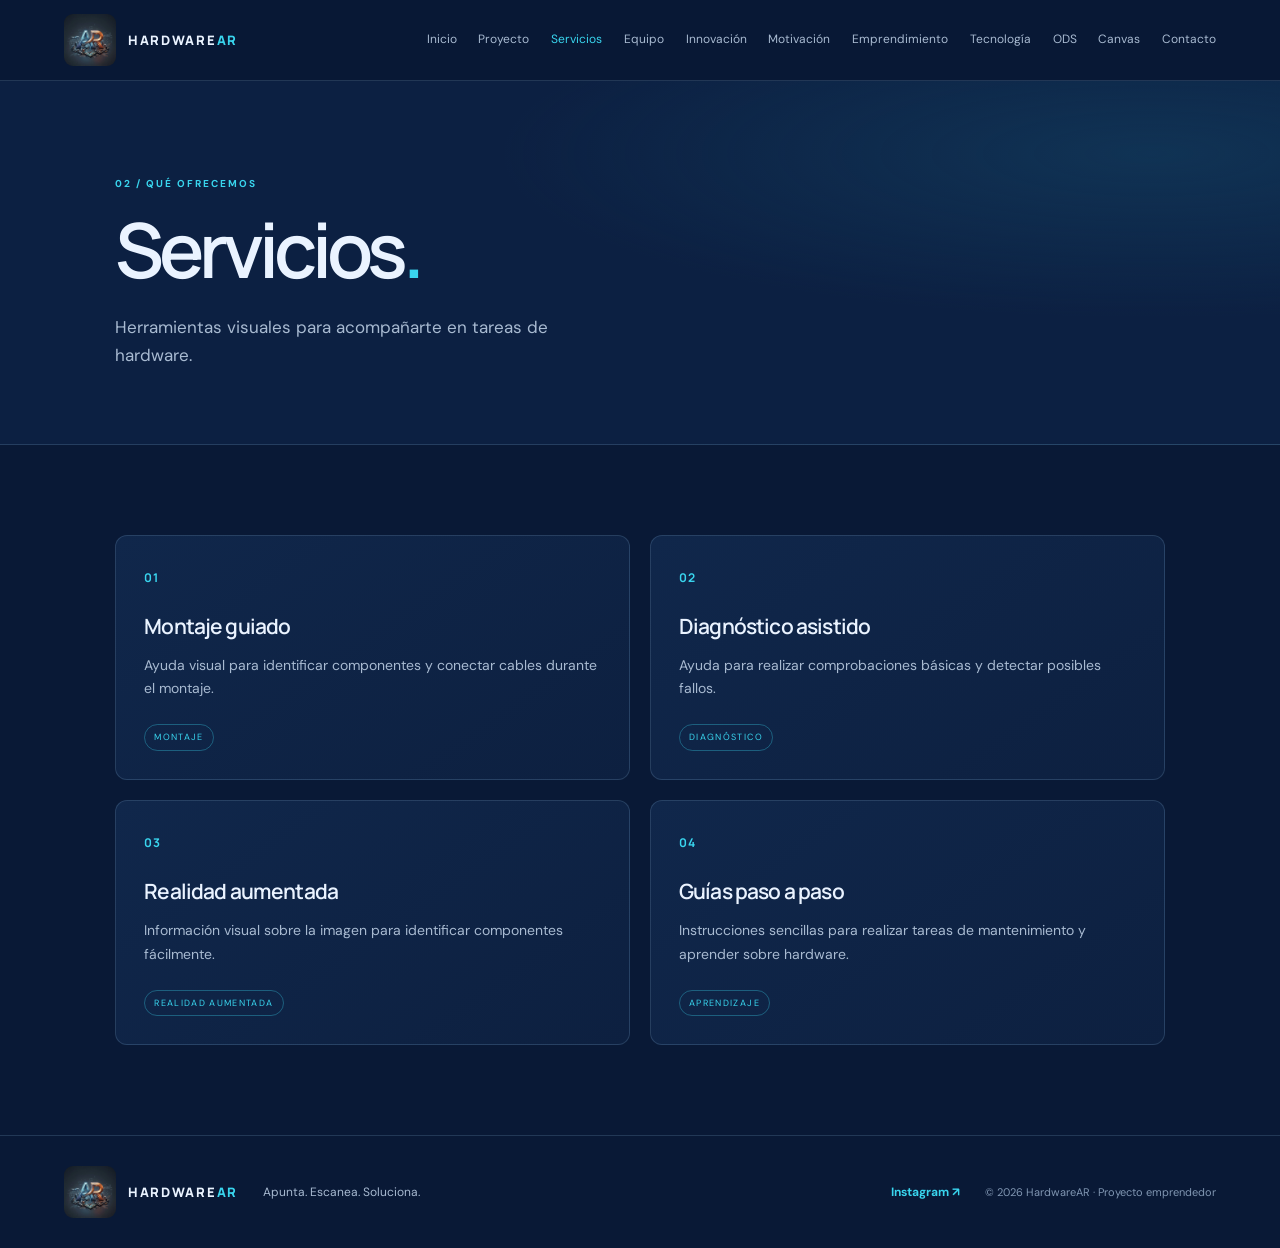
<file: servicios.html>
<!doctype html>
<html lang="es">
<head>
<meta charset="utf-8"><meta name="viewport" content="width=device-width, initial-scale=1">
<meta name="description" content="HardwareAR: soporte técnico inteligente con inteligencia artificial y realidad aumentada.">
<title>Servicios | HardwareAR</title><link rel="stylesheet" href="styles.css">
</head>
<body>
<header class="site-header"><a class="brand" href="index.html"><img class="brand-logo" src="assets/logo-hardwarear.webp" alt="Logo de HardwareAR"><span>HARDWARE<span class="brand-accent">AR</span></span></a>
<button class="menu-toggle" aria-label="Abrir menú" aria-expanded="false">☰</button>
<nav class="nav"><a href="index.html">Inicio</a>
<a href="proyecto.html">Proyecto</a>
<a href="servicios.html" aria-current="page">Servicios</a>
<a href="equipo.html">Equipo</a>
<a href="innovacion.html">Innovación</a>
<a href="motivacion.html">Motivación</a>
<a href="emprendimiento.html">Emprendimiento</a>
<a href="tecnologia.html">Tecnología</a>
<a href="ods.html">ODS</a>
<a href="canvas.html">Canvas</a>
<a href="contacto.html">Contacto</a></nav></header>
<main>
<header class="page-head"><span class="eyebrow">02 / QUÉ OFRECEMOS</span><h1>Servicios<span>.</span></h1><p>Herramientas visuales para acompañarte en tareas de hardware.</p></header>
<section class="section"><div class="cards two service-cards">
<article class="card service"><span class="service-icon">01</span><h2>Montaje guiado</h2><p>Ayuda visual para identificar componentes y conectar cables durante el montaje.</p><span class="tag">MONTAJE</span></article>
<article class="card service"><span class="service-icon">02</span><h2>Diagnóstico asistido</h2><p>Ayuda para realizar comprobaciones básicas y detectar posibles fallos.</p><span class="tag">DIAGNÓSTICO</span></article>
<article class="card service"><span class="service-icon">03</span><h2>Realidad aumentada</h2><p>Información visual sobre la imagen para identificar componentes fácilmente.</p><span class="tag">REALIDAD AUMENTADA</span></article>
<article class="card service"><span class="service-icon">04</span><h2>Guías paso a paso</h2><p>Instrucciones sencillas para realizar tareas de mantenimiento y aprender sobre hardware.</p><span class="tag">APRENDIZAJE</span></article>
</div></section>
</main>
<footer class="footer"><a class="brand" href="index.html"><img class="brand-logo" src="assets/logo-hardwarear.webp" alt="Logo de HardwareAR"><span>HARDWARE<span class="brand-accent">AR</span></span></a><p>Apunta. Escanea. Soluciona.</p><a class="footer-instagram" href="https://www.instagram.com/hardwarear_/?hl=es" target="_blank" rel="noopener noreferrer">Instagram ↗</a><small>© 2026 HardwareAR · Proyecto emprendedor</small></footer>
<script src="script.js"></script>
</body></html>
</file>
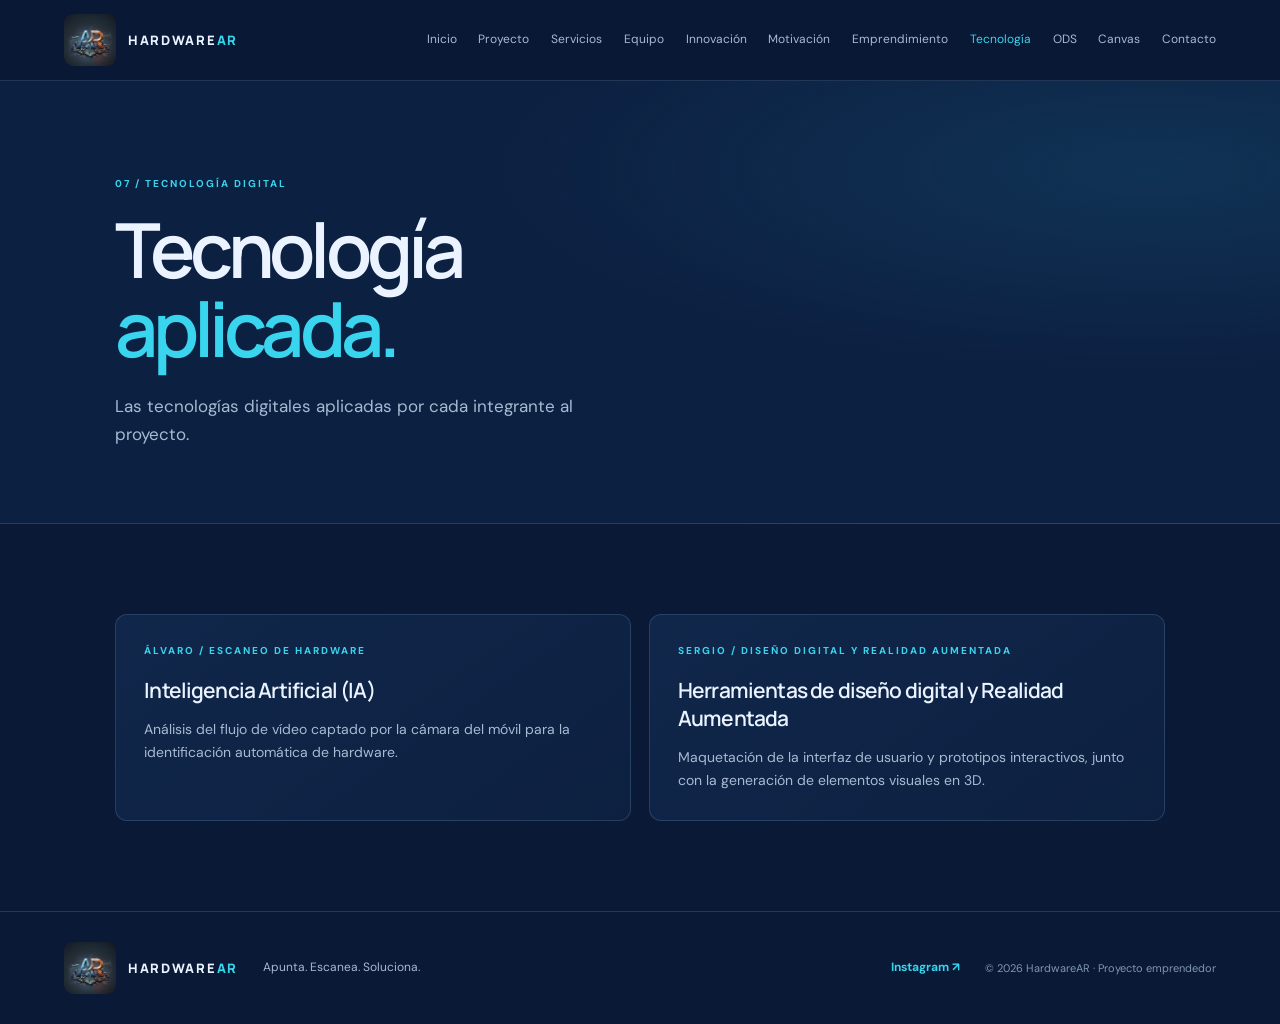
<file: tecnologia.html>
<!doctype html>
<html lang="es">
<head>
<meta charset="utf-8"><meta name="viewport" content="width=device-width, initial-scale=1">
<meta name="description" content="HardwareAR: soporte técnico inteligente con inteligencia artificial y realidad aumentada.">
<title>Tecnología | HardwareAR</title><link rel="stylesheet" href="styles.css">
</head>
<body>
<header class="site-header"><a class="brand" href="index.html"><img class="brand-logo" src="assets/logo-hardwarear.webp" alt="Logo de HardwareAR"><span>HARDWARE<span class="brand-accent">AR</span></span></a>
<button class="menu-toggle" aria-label="Abrir menú" aria-expanded="false">☰</button>
<nav class="nav"><a href="index.html">Inicio</a>
<a href="proyecto.html">Proyecto</a>
<a href="servicios.html">Servicios</a>
<a href="equipo.html">Equipo</a>
<a href="innovacion.html">Innovación</a>
<a href="motivacion.html">Motivación</a>
<a href="emprendimiento.html">Emprendimiento</a>
<a href="tecnologia.html" aria-current="page">Tecnología</a>
<a href="ods.html">ODS</a>
<a href="canvas.html">Canvas</a>
<a href="contacto.html">Contacto</a></nav></header>
<main>
<header class="page-head"><span class="eyebrow">07 / TECNOLOGÍA DIGITAL</span><h1>Tecnología<br><span>aplicada.</span></h1><p>Las tecnologías digitales aplicadas por cada integrante al proyecto.</p></header>
<section class="section"><div class="cards two">
<article class="card"><span class="eyebrow">ÁLVARO / ESCANEO DE HARDWARE</span><h2>Inteligencia Artificial (IA)</h2><p>Análisis del flujo de vídeo captado por la cámara del móvil para la identificación automática de hardware.</p></article>
<article class="card"><span class="eyebrow">SERGIO / DISEÑO DIGITAL Y REALIDAD AUMENTADA</span><h2>Herramientas de diseño digital y Realidad Aumentada</h2><p>Maquetación de la interfaz de usuario y prototipos interactivos, junto con la generación de elementos visuales en 3D.</p></article>
</div></section></main>
<footer class="footer"><a class="brand" href="index.html"><img class="brand-logo" src="assets/logo-hardwarear.webp" alt="Logo de HardwareAR"><span>HARDWARE<span class="brand-accent">AR</span></span></a><p>Apunta. Escanea. Soluciona.</p><a class="footer-instagram" href="https://www.instagram.com/hardwarear_/?hl=es" target="_blank" rel="noopener noreferrer">Instagram ↗</a><small>© 2026 HardwareAR · Proyecto emprendedor</small></footer>
<script src="script.js"></script>
</body></html>
</file>
<file: styles.css>
@import url('https://fonts.googleapis.com/css2?family=DM+Sans:wght@400;500;600;700&family=Manrope:wght@400;500;600;700;800&display=swap');
:root{--navy:#091936;--navy2:#10264b;--blue:#168bdc;--cyan:#39d5ee;--cyan2:#8beafa;--ink:#eaf3ff;--muted:#a8bad1;--line:rgba(160,205,239,.17);--panel:#102448}
*{box-sizing:border-box}html{scroll-behavior:smooth}body{margin:0;background:var(--navy);color:var(--ink);font-family:'DM Sans',sans-serif;line-height:1.65}a{color:inherit;text-decoration:none}.site-header{height:auto;min-height:76px;padding:14px clamp(20px,5vw,76px);display:flex;align-items:center;justify-content:space-between;gap:24px;border-bottom:1px solid var(--line);background:rgba(9,25,54,.94);position:sticky;top:0;z-index:10;backdrop-filter:blur(14px)}.brand{display:flex;align-items:center;gap:11px;font:800 13px Manrope,sans-serif;letter-spacing:.13em}.brand-mark{width:38px;height:38px;border:1px solid var(--cyan);border-radius:11px;display:grid;place-items:center;color:var(--cyan);font-size:13px;letter-spacing:-.08em}.brand-mark span{font-size:9px}.brand-accent{color:var(--cyan)}.nav{display:flex;align-items:center;gap:clamp(10px,1.7vw,25px);flex-wrap:wrap;justify-content:flex-end}.nav a{font-size:12px;color:var(--muted);transition:.2s}.nav a:hover,.nav a[aria-current=page]{color:var(--cyan)}.menu-toggle{display:none;background:none;color:var(--ink);border:1px solid var(--line);border-radius:8px;padding:7px 11px;font-size:20px}.hero{min-height:620px;padding:85px clamp(24px,9vw,140px);display:grid;grid-template-columns:1.1fr .9fr;align-items:center;gap:50px;background:radial-gradient(ellipse at 80% 45%,rgba(0,177,218,.2),transparent 42%),linear-gradient(120deg,#0b1d3d,#0c2c54)}.eyebrow{font-size:10px;letter-spacing:.2em;font-weight:700;color:var(--cyan);display:block;margin-bottom:17px}.hero h1,.page-head h1{font:600 clamp(52px,7vw,88px)/1.04 Manrope,sans-serif;letter-spacing:-.065em;margin:0}.hero h1 span,.page-head h1 span,.section-heading h2 span{color:var(--cyan)}.hero-copy>p,.page-head>p{max-width:510px;color:var(--muted);font-size:17px;margin:24px 0 30px}.button{display:inline-flex;align-items:center;gap:25px;background:var(--cyan);color:#06203d;padding:14px 20px;border-radius:7px;font-weight:700;font-size:13px}.button span{font-size:19px}.hero-art{height:390px;position:relative;display:grid;place-items:center}.orbit{position:absolute;border:1px solid rgba(57,213,238,.23);border-radius:50%;transform:rotate(-25deg)}.orbit-one{width:360px;height:250px}.orbit-two{width:280px;height:390px}.device{width:205px;height:350px;border:7px solid #172d50;border-radius:30px;background:#06152d;padding:13px;position:relative;box-shadow:0 20px 70px #020b1c99,0 0 45px #22c9e955;transform:rotate(5deg)}.device-top{height:8px;width:65px;border-radius:10px;background:#263e61;margin:0 auto 10px}.screen{height:286px;border-radius:15px;background:linear-gradient(145deg,#0d4d67,#071a34);position:relative;overflow:hidden;border:1px solid #2b8098}.chip{position:absolute;top:93px;left:65px;width:58px;height:58px;border:2px solid var(--cyan);display:grid;place-items:center;color:var(--cyan);font:700 12px Manrope;box-shadow:0 0 25px #39d5ee55}.circuit{position:absolute;border:1px solid #3cd7ed}.c1{width:50px;height:1px;top:121px;left:15px}.c2{height:55px;width:1px;top:40px;left:94px}.c3{width:40px;height:1px;top:155px;right:15px}.scan-line{position:absolute;top:80px;width:100%;height:2px;background:var(--cyan);box-shadow:0 0 15px var(--cyan);animation:scan 3s infinite alternate}.scan-label{position:absolute;bottom:15px;left:12px;font-size:7px;letter-spacing:.14em;color:var(--cyan)}.device-home{width:42px;height:4px;background:#294364;border-radius:5px;margin:7px auto}.float-tag{position:absolute;right:4%;bottom:12%;background:#12375b;border:1px solid #2a7697;border-radius:9px;padding:12px 17px;color:var(--cyan);font:700 12px Manrope;box-shadow:0 10px 30px #020b1c66}.float-tag b{color:white}.intro-strip{padding:30px clamp(24px,9vw,140px);display:flex;gap:45px;align-items:center;background:#0e2c50;border-block:1px solid var(--line)}.intro-strip span{font-size:10px;letter-spacing:.18em;color:var(--cyan);font-weight:700;white-space:nowrap}.intro-strip p{margin:0;color:#d2e2f2}.section{padding:90px clamp(24px,9vw,140px)}.section.narrow{max-width:1000px;margin:auto;padding-inline:30px}.section h2{font:600 clamp(27px,3vw,40px)/1.2 Manrope;margin:0 0 22px;letter-spacing:-.04em}.section p{color:var(--muted);max-width:850px}.section .lead{font:500 22px/1.55 Manrope;color:#eaf5ff}.section-heading{margin-bottom:36px}.section-heading h2{font-size:42px}.cards{display:grid;gap:18px}.cards.three{grid-template-columns:repeat(3,1fr)}.cards.two{grid-template-columns:repeat(2,1fr)}.card{padding:28px;border:1px solid var(--line);background:linear-gradient(145deg,#10274b,#0d2040);border-radius:12px;min-height:180px}.card h2,.card h3{font:600 21px Manrope;margin:10px 0}.card p{font-size:14px;margin-bottom:0}.card-number,.service-icon{color:var(--cyan);font:700 12px Manrope;letter-spacing:.1em}.page-head{padding:95px clamp(24px,9vw,140px) 75px;background:radial-gradient(ellipse at 90% 20%,#164f7066,transparent 40%),#0c2042;border-bottom:1px solid var(--line)}.page-head h1{font-size:clamp(48px,6vw,76px)}.page-head>p{margin-bottom:0}.gradient-panel{background:linear-gradient(120deg,#0c3156,#087b91);padding-top:70px;padding-bottom:75px}.gradient-panel .eyebrow{color:#a5f4ff}.gradient-panel h2{color:white}.gradient-panel p{color:#e0f6ff}.problem-grid{display:grid;grid-template-columns:repeat(3,1fr);gap:12px;margin:30px 0 55px}.problem{padding:20px;border:1px solid #a4e8f255;border-radius:8px;color:white;font-weight:600}.solution-title{margin-top:15px!important}.service-cards{gap:20px}.service{min-height:235px}.service h2{margin-top:22px}.tag{display:inline-block;margin-top:24px;font-size:9px;letter-spacing:.15em;color:var(--cyan);border:1px solid #39d5ee55;padding:5px 9px;border-radius:20px}.team-grid{display:grid;grid-template-columns:repeat(2,1fr);gap:20px}.team-card{padding:35px;background:#102448;border:1px solid var(--line);border-radius:12px}.avatar{width:68px;height:68px;border-radius:50%;display:grid;place-items:center;background:linear-gradient(135deg,#168bdc,#39d5ee);color:#06203d;font:800 20px Manrope;margin-bottom:25px}.team-card h2{font-size:25px}.team-card p{margin-bottom:0}.tool-note{margin-top:25px;padding:25px;display:flex;gap:20px;background:#0e2c50;border:1px solid var(--line);border-radius:12px}.tool-note h3{margin:0;font:600 19px Manrope}.tool-note p{margin-bottom:0}.tool-icon{width:42px;height:42px;flex:none;border-radius:50%;display:grid;place-items:center;background:var(--cyan);color:#06203d;font-size:23px}.notice{border:1px solid #3bd5ee66;background:#0d2d4d;padding:22px 25px;border-radius:10px;margin-bottom:24px}.notice b{color:var(--cyan)}.notice p{margin-bottom:0}.placeholder{border-left:2px solid var(--cyan);padding-left:14px;color:#c4d5e7!important}.source-note{font-size:12px;border-top:1px solid var(--line);padding-top:15px;margin-top:30px}.contact-layout{display:grid;grid-template-columns:1fr 1fr;align-items:center;gap:50px}.contact-card{padding:42px;background:#102448;border:1px solid var(--line);border-radius:12px}.contact-card h2{font-size:42px}.email{display:inline-block;color:var(--cyan);font-size:15px;font-weight:600;margin:15px 0 35px}.contact-social{border-top:1px solid var(--line);padding-top:20px}.contact-social p{color:white}.contact-social small{color:var(--muted)}.contact-mark{font:800 clamp(100px,18vw,220px) Manrope;letter-spacing:-.1em;color:#143a60;text-align:center}.contact-mark span{color:var(--cyan)}.footer{padding:30px clamp(24px,5vw,76px);border-top:1px solid var(--line);display:flex;align-items:center;gap:25px;flex-wrap:wrap}.footer p{color:var(--muted);font-size:12px;margin:0 auto 0 0}.footer small{color:#8096b2;font-size:11px}
@keyframes scan{from{top:35px}to{top:235px}}
@media(max-width:1050px){.site-header{align-items:flex-start}.nav{gap:10px 15px}.nav a{font-size:11px}.hero{padding-inline:6vw}.section{padding-inline:6vw}}
@media(max-width:760px){.site-header{align-items:center;flex-wrap:wrap}.menu-toggle{display:block}.nav{display:none;width:100%;justify-content:flex-start;padding:12px 0 5px}.nav.open{display:flex}.nav a{font-size:13px;padding:5px 7px}.hero{grid-template-columns:1fr;padding-top:65px;gap:15px}.hero h1{font-size:62px}.hero-art{height:340px}.intro-strip{display:block}.intro-strip p{margin-top:10px}.cards.three,.cards.two,.team-grid,.problem-grid,.contact-layout{grid-template-columns:1fr}.section{padding-block:65px}.page-head{padding-block:65px}.contact-mark{display:none}.footer{gap:12px}.footer p{width:100%;order:3}.footer small{margin-left:auto}}

.ods-card{position:relative;padding-top:32px}.ods-number{width:52px;height:52px;border-radius:10px;display:grid;place-items:center;background:linear-gradient(135deg,#168bdc,#39d5ee);color:#06203d;font:800 20px Manrope;margin-bottom:24px}.ods-card h2{font-size:29px;margin:6px 0 20px}.ods-card p{font-size:13px;line-height:1.7}.ods-card p b{color:#eaf5ff}.ods-card .tag{margin-top:16px}
@media(max-width:760px){.cards.three.ods-grid{grid-template-columns:1fr}}

/* Identidad visual oficial de HardwareAR */
.brand-logo{width:52px;height:52px;object-fit:contain;border-radius:9px;display:block;flex:none}.brand{gap:12px}.contact-logo{width:min(100%,390px);aspect-ratio:1;object-fit:contain;border-radius:18px;justify-self:center;box-shadow:0 18px 55px #020b1c55}.instagram-link{color:var(--cyan);font-weight:700}.footer-instagram{font-size:12px;color:var(--cyan);font-weight:700}.footer-instagram:hover,.instagram-link:hover{text-decoration:underline}
@media(max-width:760px){.brand-logo{width:46px;height:46px}.contact-logo{max-width:260px}}


/* Modelo Canvas */
.canvas-section{padding:54px clamp(18px,5vw,76px) 80px;max-width:1600px;margin:0 auto}
.canvas-grid{display:grid;grid-template-columns:1.05fr 1.05fr 1.08fr 1.05fr 1.05fr;grid-template-rows:auto auto;gap:16px;align-items:stretch}
.canvas-card{padding:23px 22px;border:1px solid rgba(94,213,237,.24);border-radius:13px;background:linear-gradient(155deg,#122d50,#0d2242);box-shadow:0 12px 30px rgba(0,0,0,.14);min-width:0}
.canvas-card h2{font:700 16px/1.3 Manrope,sans-serif;color:var(--cyan);margin:0 0 16px;letter-spacing:-.015em}
.canvas-card p,.canvas-card li{font-size:14px;line-height:1.45;color:#dce9f7}.canvas-card p{margin:0}.canvas-card ul{margin:0;padding-left:18px}.canvas-card li{padding-left:2px;margin:0 0 17px}.canvas-card li:last-child{margin-bottom:0}.canvas-card a{color:var(--cyan);text-decoration:underline;text-underline-offset:3px}
.canvas-partners{grid-column:1;grid-row:1}.canvas-stack{display:flex;flex-direction:column;gap:16px;grid-row:1}.canvas-stack-activities{grid-column:2}.canvas-value{grid-column:3;grid-row:1}.canvas-stack-customer{grid-column:4}.canvas-segments{grid-column:5;grid-row:1}.canvas-costs{grid-column:1/3;grid-row:2}.canvas-income{grid-column:3/6;grid-row:2}.canvas-partners,.canvas-value,.canvas-segments{min-height:410px}.canvas-activities,.canvas-resources,.canvas-relations,.canvas-channels{flex:1}.canvas-costs,.canvas-income{min-height:170px}
@media(max-width:1050px){.canvas-grid{grid-template-columns:repeat(3,minmax(0,1fr))}.canvas-partners{grid-column:1;grid-row:1}.canvas-stack-activities{grid-column:2;grid-row:1}.canvas-value{grid-column:3;grid-row:1}.canvas-stack-customer{grid-column:1/3;grid-row:2;display:grid;grid-template-columns:1fr 1fr}.canvas-segments{grid-column:3;grid-row:2}.canvas-costs{grid-column:1/2;grid-row:3}.canvas-income{grid-column:2/4;grid-row:3}.canvas-partners,.canvas-value,.canvas-segments{min-height:360px}}
@media(max-width:680px){.canvas-section{padding:30px 18px 55px}.canvas-grid{display:flex;flex-direction:column}.canvas-card{min-height:0!important;padding:21px}.canvas-stack{display:flex}.canvas-costs,.canvas-income{min-height:0}}
</file>
